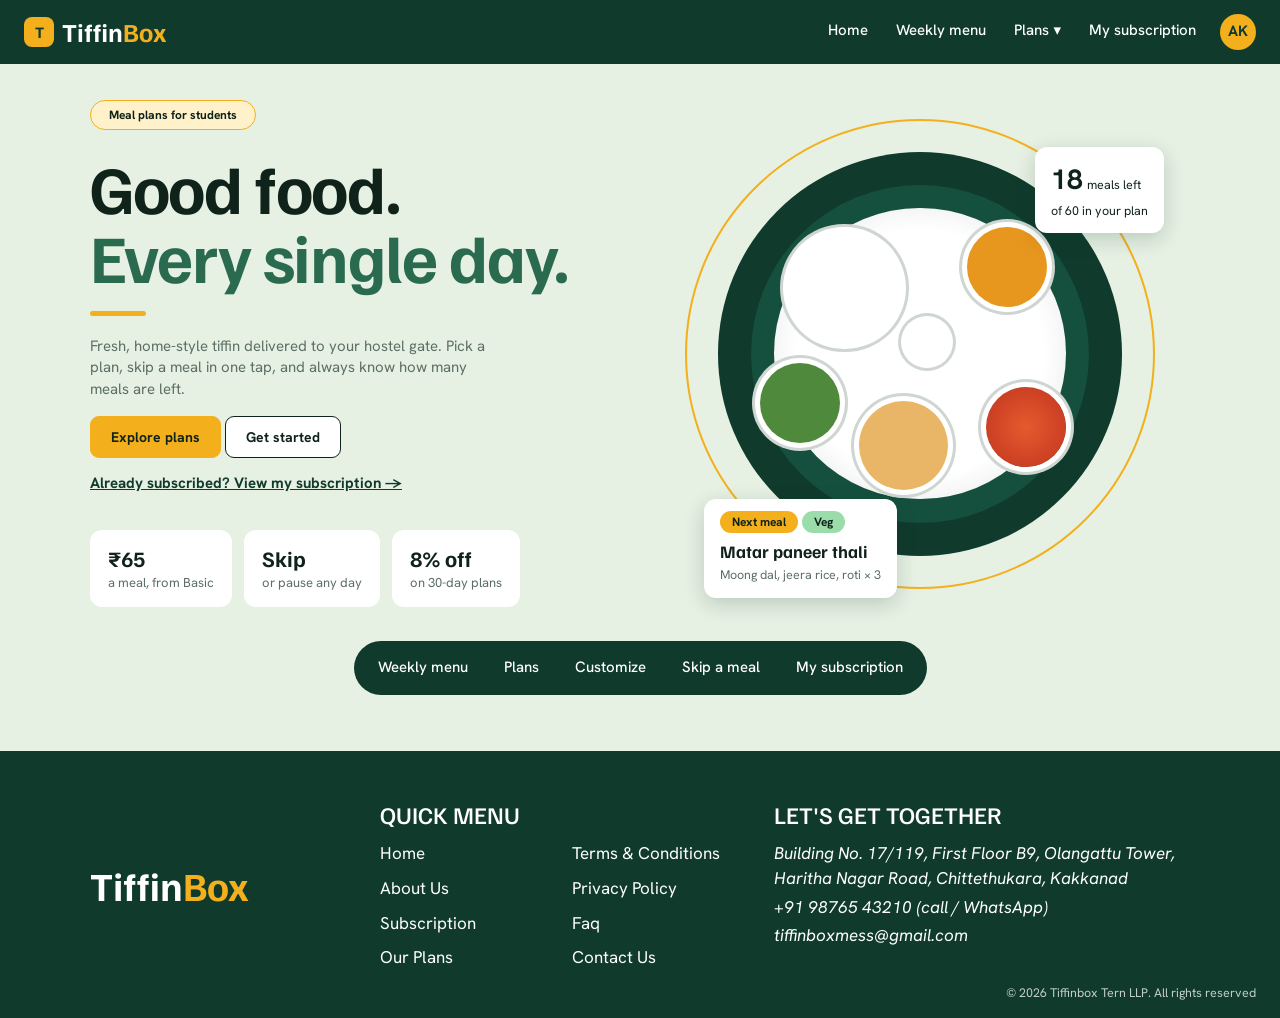
<file: index.html>
<!doctype html>
<html lang="en">
  <head>
    <meta charset="utf-8" />
    <meta name="viewport" content="width=device-width,initial-scale=1" />
    <title>TiffinBox</title>
    <link
      href="https://fonts.googleapis.com/css2?family=Familjen+Grotesk:wght@500;700&family=Hanken+Grotesk:wght@400;500;700&display=swap"
      rel="stylesheet"
    />
    <link rel="stylesheet" href="css/base.css" />
    <link rel="stylesheet" href="css/landing.css" />
  </head>
  <body>
    <nav>
      <a class="logo" href="index.html"
        ><i>T</i><span>Tiffin<b>Box</b></span></a
      >
      <div class="links">
        <a href="home.html" class="">Home</a
        ><a href="menu.html" class="">Weekly menu</a>
        <div class="dd">
          <a href="plans.html" class="">Plans ▾</a>
          <div>
            <a href="customize.html">Basic</a
            ><a href="customize.html">Standard</a
            ><a href="customize.html">Premium</a>
          </div>
        </div>
        <a href="subscription.html" class="">My subscription</a>
      </div>
      <a class="av" href="auth.html" title="Account">AK</a>
    </nav>
    <main>
      <div class="w hero">
        <div>
          <span
            class="chip"
            style="
              background: #fff1c9;
              border: 1px solid var(--y);
              padding: 6px 18px;
            "
            >Meal plans for students</span
          >
          <h1 style="margin-top: 22px">
            Good food.<span>Every single day.</span>
          </h1>
          <div class="ul"></div>
          <p style="color: var(--mut); max-width: 400px">
            Fresh, home-style tiffin delivered to your hostel gate. Pick a plan,
            skip a meal in one tap, and always know how many meals are left.
          </p>
          <a class="btn y" href="plans.html">Explore plans</a>
          <a class="btn" href="auth.html">Get started</a>
          <p>
            <a
              href="subscription.html"
              style="font-weight: 700; color: var(--g)"
              >Already subscribed? View my subscription →</a
            >
          </p>
          <div>
            <span class="stat"><b>₹65</b><span>a meal, from Basic</span></span
            ><span class="stat"><b>Skip</b><span>or pause any day</span></span
            ><span class="stat"><b>8% off</b><span>on 30-day plans</span></span>
          </div>
        </div>
        <div class="pl">
          <div class="r"></div>
          <div class="r1"></div>
          <div class="r2"></div>
          <div class="r3"></div>
          <span
            class="bw"
            role="img"
            aria-label="Steamed jeera rice"
            style="
              background: rgb(255, 255, 255);
              left: 22%;
              top: 24%;
              width: 24%;
              height: 24%;
            "
          ></span
          ><span
            class="bw"
            role="img"
            aria-label="Matar paneer thali"
            style="
              background: rgb(231, 150, 30);
              left: 60%;
              top: 23%;
              width: 17%;
              height: 17%;
            "
          ></span
          ><span
            class="bw"
            role="img"
            aria-label="Paneer tikka masala"
            style="
              background: radial-gradient(rgb(230, 90, 46), rgb(192, 52, 31));
              left: 64%;
              top: 57%;
              width: 17%;
              height: 17%;
            "
          ></span
          ><span
            class="bw"
            role="img"
            aria-label="Roti"
            style="
              background: rgb(233, 181, 103);
              left: 37%;
              top: 60%;
              width: 19%;
              height: 19%;
            "
          ></span
          ><span
            class="bw"
            role="img"
            aria-label="Palak dal"
            style="
              background: rgb(79, 138, 60);
              left: 16%;
              top: 52%;
              width: 17%;
              height: 17%;
            "
          ></span
          ><span
            class="bw"
            role="img"
            aria-label="Raita"
            style="
              background: rgb(255, 255, 255);
              left: 47%;
              top: 43%;
              width: 9%;
              height: 9%;
            "
          ></span>
          <div class="fc" style="right: -2%; top: 6%">
            <b style="font-size: 28px">18</b>
            <small>meals left<br />of 60 in your plan</small>
          </div>
          <div class="fc" style="left: 4%; bottom: -2%">
            <span class="chip">Next meal</span> <span class="chip v">Veg</span>
            <h3 style="margin-top: 6px">Matar paneer thali</h3>
            <small style="color: var(--mut)"
              >Moong dal, jeera rice, roti × 3</small
            >
          </div>
        </div>
      </div>
      <div class="pill">
        <a href="menu.html">Weekly menu</a><a href="plans.html">Plans</a
        ><a href="customize.html">Customize</a
        ><a href="skip.html">Skip a meal</a
        ><a href="subscription.html">My subscription</a>
      </div>
    </main>
    <footer>
      <div class="w">
        <div class="logo" style="font-size: 40px">
          <span>Tiffin<b>Box</b></span>
        </div>
        <div>
          <h4>Quick menu</h4>
          <div class="lk">
            <a href="home.html">Home</a
            ><a href="plans.html">Terms &amp; Conditions</a
            ><a href="index.html">About Us</a
            ><a href="plans.html">Privacy Policy</a
            ><a href="subscription.html">Subscription</a
            ><a href="menu.html">Faq</a><a href="plans.html">Our Plans</a
            ><a href="auth.html">Contact Us</a>
          </div>
        </div>
        <div>
          <h4>Let's get together</h4>
          <p>
            Building No. 17/119, First Floor B9, Olangattu Tower, Haritha Nagar
            Road, Chittethukara, Kakkanad
          </p>
          <p>+91 98765 43210 (call / WhatsApp)</p>
          <p>tiffinboxmess@gmail.com</p>
        </div>
      </div>
      <small>© 2026 Tiffinbox Tern LLP. All rights reserved</small>
    </footer>
  </body>
</html>
</file>
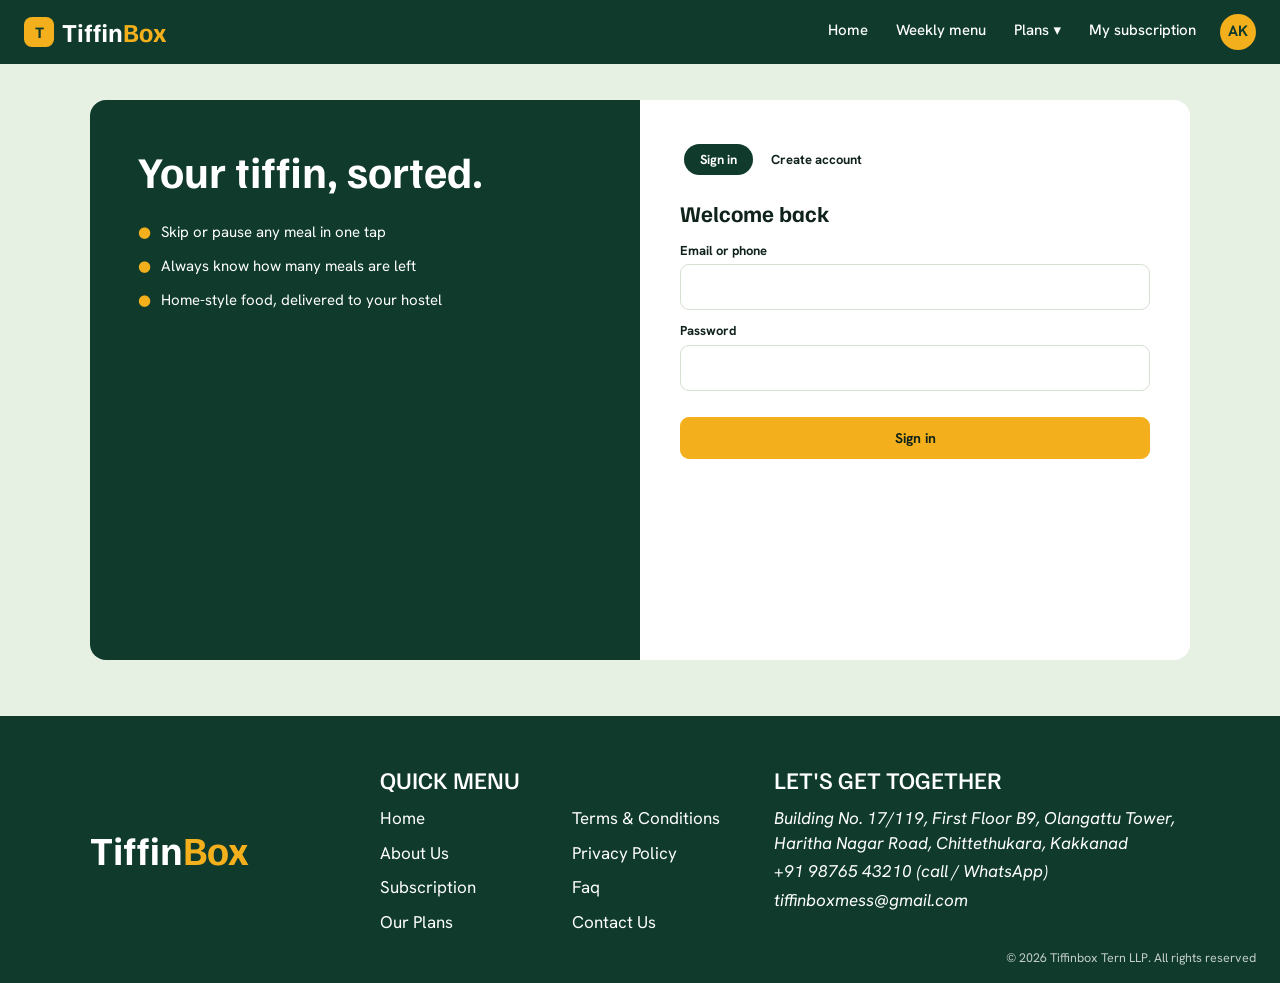
<file: auth.html>
<!doctype html>
<html lang="en">
  <head>
    <meta charset="utf-8" />
    <meta name="viewport" content="width=device-width,initial-scale=1" />
    <title>Sign in · TiffinBox</title>
    <link
      href="https://fonts.googleapis.com/css2?family=Familjen+Grotesk:wght@500;700&family=Hanken+Grotesk:wght@400;500;700&display=swap"
      rel="stylesheet"
    />
    <link rel="stylesheet" href="css/base.css" />
    <link rel="stylesheet" href="css/auth.css" />
  </head>
  <body>
    <nav>
      <a class="logo" href="index.html"
        ><i>T</i><span>Tiffin<b>Box</b></span></a
      >
      <div class="links">
        <a href="home.html" class="">Home</a
        ><a href="menu.html" class="">Weekly menu</a>
        <div class="dd">
          <a href="plans.html" class="">Plans ▾</a>
          <div>
            <a href="customize.html">Basic</a
            ><a href="customize.html">Standard</a
            ><a href="customize.html">Premium</a>
          </div>
        </div>
        <a href="subscription.html" class="">My subscription</a>
      </div>
      <a class="av" href="auth.html" title="Account">AK</a>
    </nav>
    <main>
      <div class="w">
        <div class="auth">
          <div>
            <h1>Your tiffin, sorted.</h1>
            <ul style="padding: 0; margin-top: 28px">
              <li>Skip or pause any meal in one tap</li>
              <li>Always know how many meals are left</li>
              <li>Home-style food, delivered to your hostel</li>
            </ul>
          </div>
          <div>
            <form action="home.html">
              <div class="tg">
                <a class="on" href="auth.html">Sign in</a
                ><a class="" href="signup.html">Create account</a>
              </div>
              <h2>Welcome back</h2>
              <label class="f" for="ae">Email or phone</label
              ><input
                class="t"
                id="ae"
                autocomplete="username"
                required=""
              /><label class="f" for="ap">Password</label
              ><input
                class="t"
                id="ap"
                type="password"
                autocomplete="current-password"
                required=""
                minlength="6"
              />
              <div class="err" id="e_a"></div>
              <button class="btn y w100" type="submit">Sign in</button>
            </form>
          </div>
        </div>
      </div>
    </main>
    <footer>
      <div class="w">
        <div class="logo" style="font-size: 40px">
          <span>Tiffin<b>Box</b></span>
        </div>
        <div>
          <h4>Quick menu</h4>
          <div class="lk">
            <a href="home.html">Home</a
            ><a href="plans.html">Terms &amp; Conditions</a
            ><a href="index.html">About Us</a
            ><a href="plans.html">Privacy Policy</a
            ><a href="subscription.html">Subscription</a
            ><a href="menu.html">Faq</a><a href="plans.html">Our Plans</a
            ><a href="auth.html">Contact Us</a>
          </div>
        </div>
        <div>
          <h4>Let's get together</h4>
          <p>
            Building No. 17/119, First Floor B9, Olangattu Tower, Haritha Nagar
            Road, Chittethukara, Kakkanad
          </p>
          <p>+91 98765 43210 (call / WhatsApp)</p>
          <p>tiffinboxmess@gmail.com</p>
        </div>
      </div>
      <small>© 2026 Tiffinbox Tern LLP. All rights reserved</small>
    </footer>
  </body>
</html>
</file>
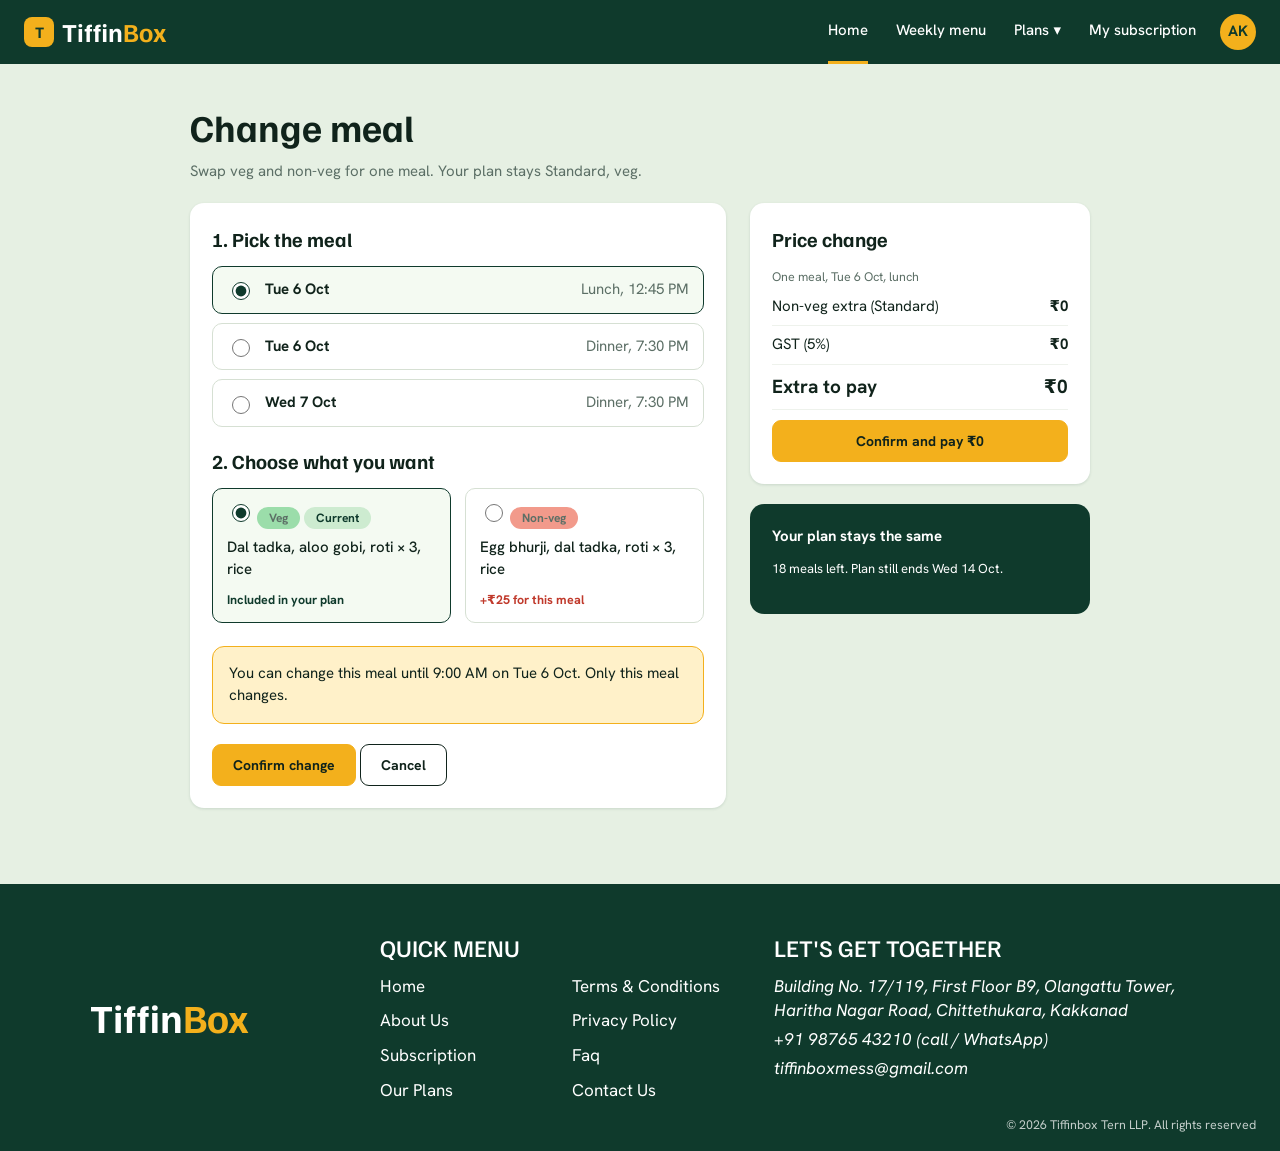
<file: change.html>
<!doctype html>
<html lang="en">
  <head>
    <meta charset="utf-8" />
    <meta name="viewport" content="width=device-width,initial-scale=1" />
    <title>Change meal · TiffinBox</title>
    <link
      href="https://fonts.googleapis.com/css2?family=Familjen+Grotesk:wght@500;700&family=Hanken+Grotesk:wght@400;500;700&display=swap"
      rel="stylesheet"
    />
    <link rel="stylesheet" href="css/base.css" />
  </head>
  <body>
    <nav>
      <a class="logo" href="index.html"
        ><i>T</i><span>Tiffin<b>Box</b></span></a
      >
      <div class="links">
        <a href="home.html" class="on">Home</a
        ><a href="menu.html" class="">Weekly menu</a>
        <div class="dd">
          <a href="plans.html" class="">Plans ▾</a>
          <div>
            <a href="customize.html">Basic</a
            ><a href="customize.html">Standard</a
            ><a href="customize.html">Premium</a>
          </div>
        </div>
        <a href="subscription.html" class="">My subscription</a>
      </div>
      <a class="av" href="auth.html" title="Account">AK</a>
    </nav>
    <main>
      <div class="w n" style="max-width: 900px">
        <h1 style="font-size: 38px">Change meal</h1>
        <p class="sub">
          Swap veg and non-veg for one meal. Your plan stays Standard, veg.
        </p>
        <div class="g2">
          <div class="card">
            <h3>1. Pick the meal</h3>
            <label class="opt"
              ><input type="radio" name="pk" value="6L" checked="" /><b
                >Tue 6 Oct</b
              ><span>Lunch, 12:45 PM</span></label
            ><label class="opt"
              ><input type="radio" name="pk" value="6D" /><b>Tue 6 Oct</b
              ><span>Dinner, 7:30 PM</span></label
            ><label class="opt"
              ><input type="radio" name="pk" value="7D" /><b>Wed 7 Oct</b
              ><span>Dinner, 7:30 PM</span></label
            >
            <h3 style="margin-top: 20px">2. Choose what you want</h3>
            <div class="f2">
              <label
                class="opt"
                style="
                  display: block;
                  border-color: var(--g);
                  background: #f4faf2;
                "
                ><input type="radio" name="ch" value="false" checked="" />
                <span class="chip v">Veg</span>
                <span class="chip ok">Current</span>
                <p style="margin: 8px 0; font-weight: 500">
                  Dal tadka, aloo gobi, roti × 3, rice
                </p>
                <small style="font-weight: 700; color: var(--g)"
                  >Included in your plan</small
                ></label
              ><label class="opt" style="display: block"
                ><input type="radio" name="ch" value="true" />
                <span class="chip nv">Non-veg</span>
                <p style="margin: 8px 0; font-weight: 500">
                  Egg bhurji, dal tadka, roti × 3, rice
                </p>
                <small style="font-weight: 700; color: #c0392b"
                  >+₹25 for this meal</small
                ></label
              >
            </div>
            <div class="warn" style="margin-top: 14px">
              You can change this meal until 9:00 AM on Tue 6 Oct. Only this
              meal changes.
            </div>
            <a class="btn y" href="home.html">Confirm change</a>
            <a class="btn" href="home.html">Cancel</a>
          </div>
          <div>
            <div class="card">
              <h3>Price change</h3>
              <small style="color: var(--mut)"
                >One meal, Tue 6 Oct, lunch</small
              >
              <div class="row">
                <span>Non-veg extra (Standard)</span><b>₹0</b>
              </div>
              <div class="row"><span>GST (5%)</span><b>₹0</b></div>
              <div class="row" style="font-size: 19px">
                <b>Extra to pay</b><b>₹0</b>
              </div>
              <a class="btn y w100" href="home.html">Confirm and pay ₹0</a>
            </div>
            <div class="dark">
              <b>Your plan stays the same</b>
              <p style="font-size: 13px">
                18 meals left. Plan still ends Wed 14 Oct.
              </p>
            </div>
          </div>
        </div>
      </div>
    </main>
    <footer>
      <div class="w">
        <div class="logo" style="font-size: 40px">
          <span>Tiffin<b>Box</b></span>
        </div>
        <div>
          <h4>Quick menu</h4>
          <div class="lk">
            <a href="home.html">Home</a
            ><a href="plans.html">Terms &amp; Conditions</a
            ><a href="index.html">About Us</a
            ><a href="plans.html">Privacy Policy</a
            ><a href="subscription.html">Subscription</a
            ><a href="menu.html">Faq</a><a href="plans.html">Our Plans</a
            ><a href="auth.html">Contact Us</a>
          </div>
        </div>
        <div>
          <h4>Let's get together</h4>
          <p>
            Building No. 17/119, First Floor B9, Olangattu Tower, Haritha Nagar
            Road, Chittethukara, Kakkanad
          </p>
          <p>+91 98765 43210 (call / WhatsApp)</p>
          <p>tiffinboxmess@gmail.com</p>
        </div>
      </div>
      <small>© 2026 Tiffinbox Tern LLP. All rights reserved</small>
    </footer>
  </body>
</html>
</file>
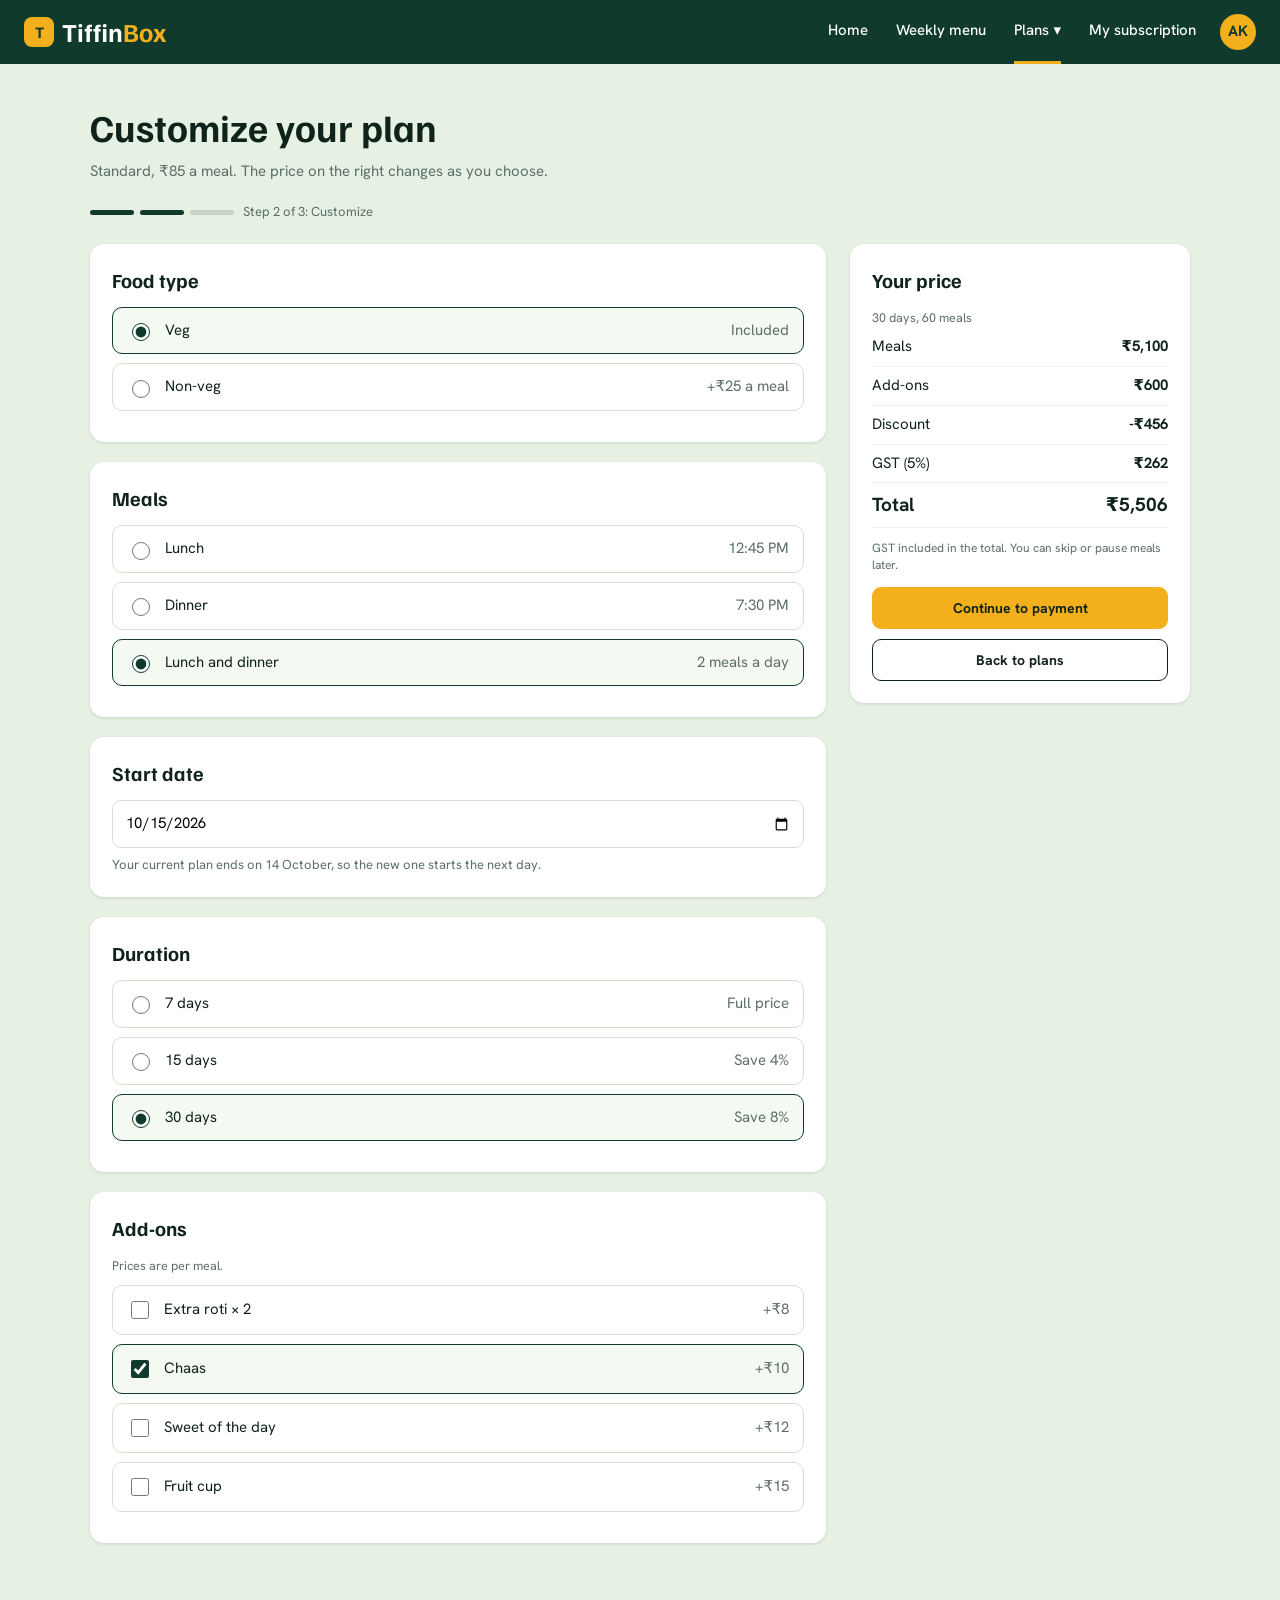
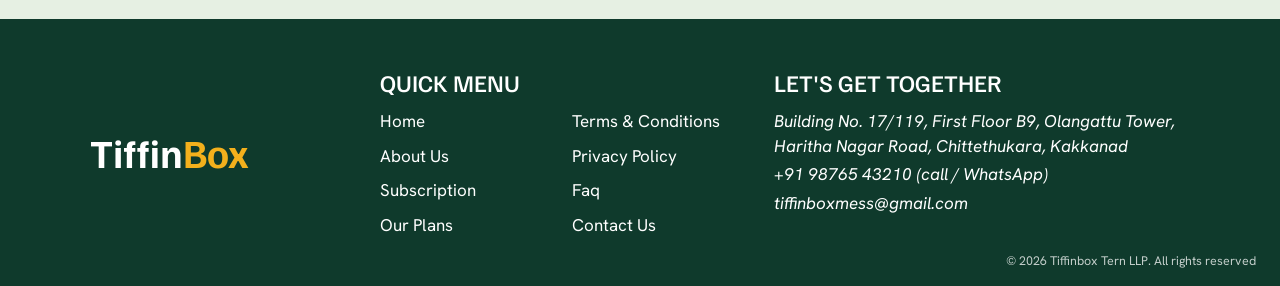
<file: customize.html>
<!doctype html>
<html lang="en">
  <head>
    <meta charset="utf-8" />
    <meta name="viewport" content="width=device-width,initial-scale=1" />
    <title>Customize your plan · TiffinBox</title>
    <link
      href="https://fonts.googleapis.com/css2?family=Familjen+Grotesk:wght@500;700&family=Hanken+Grotesk:wght@400;500;700&display=swap"
      rel="stylesheet"
    />
    <link rel="stylesheet" href="css/base.css" />
  </head>
  <body>
    <nav>
      <a class="logo" href="index.html"
        ><i>T</i><span>Tiffin<b>Box</b></span></a
      >
      <div class="links">
        <a href="home.html" class="">Home</a
        ><a href="menu.html" class="">Weekly menu</a>
        <div class="dd">
          <a href="plans.html" class="on">Plans ▾</a>
          <div>
            <a href="customize.html">Basic</a
            ><a href="customize.html">Standard</a
            ><a href="customize.html">Premium</a>
          </div>
        </div>
        <a href="subscription.html" class="">My subscription</a>
      </div>
      <a class="av" href="auth.html" title="Account">AK</a>
    </nav>
    <main>
      <div class="w">
        <h1 style="font-size: 38px">Customize your plan</h1>
        <p class="sub">
          Standard, ₹85 a meal. The price on the right changes as you choose.
        </p>
        <div class="steps">
          <i class="f"></i><i class="f"></i><i class=""></i>&nbsp;Step 2 of 3:
          Customize
        </div>
        <div class="g2">
          <div>
            <div class="card">
              <h3>Food type</h3>
              <label class="opt"
                ><input type="radio" name="food" checked="" value="v" />Veg<span
                  >Included</span
                ></label
              ><label class="opt"
                ><input type="radio" name="food" value="nv" />Non-veg<span
                  >+₹25 a meal</span
                ></label
              >
            </div>
            <div class="card">
              <h3>Meals</h3>
              <label class="opt"
                ><input type="radio" name="meals" value="lunch" />Lunch<span
                  >12:45 PM</span
                ></label
              ><label class="opt"
                ><input type="radio" name="meals" value="dinner" />Dinner<span
                  >7:30 PM</span
                ></label
              ><label class="opt"
                ><input
                  type="radio"
                  name="meals"
                  checked=""
                  value="both"
                />Lunch and dinner<span>2 meals a day</span></label
              >
            </div>
            <div class="card">
              <h3>Start date</h3>
              <input
                class="t"
                type="date"
                min="2026-10-15"
                value="2026-10-15"
                aria-label="Start date"
              />
              <p class="sub" style="font-size: 13px; margin: 8px 0 0">
                Your current plan ends on 14 October, so the new one starts the
                next day.
              </p>
            </div>
            <div class="card">
              <h3>Duration</h3>
              <label class="opt"
                ><input type="radio" name="days" value="7" />7 days<span
                  >Full price</span
                ></label
              ><label class="opt"
                ><input type="radio" name="days" value="15" />15 days<span
                  >Save 4%</span
                ></label
              ><label class="opt"
                ><input type="radio" name="days" checked="" value="30" />30
                days<span>Save 8%</span></label
              >
            </div>
            <div class="card">
              <h3>Add-ons</h3>
              <small style="color: var(--mut)">Prices are per meal.</small>
              <div style="height: 8px"></div>
              <label class="opt"
                ><input type="checkbox" value="roti" />Extra roti × 2<span
                  >+₹8</span
                ></label
              ><label class="opt"
                ><input type="checkbox" value="chaas" checked="" />Chaas<span
                  >+₹10</span
                ></label
              ><label class="opt"
                ><input type="checkbox" value="sweet" />Sweet of the day<span
                  >+₹12</span
                ></label
              ><label class="opt"
                ><input type="checkbox" value="fruit" />Fruit cup<span
                  >+₹15</span
                ></label
              >
            </div>
          </div>
          <div>
            <div class="card">
              <h3>Your price</h3>
              <small style="color: var(--mut)">30 days, 60 meals</small>
              <div class="row"><span>Meals</span><b>₹5,100</b></div>
              <div class="row"><span>Add-ons</span><b>₹600</b></div>
              <div class="row"><span>Discount</span><b>-₹456</b></div>
              <div class="row"><span>GST (5%)</span><b>₹262</b></div>
              <div class="row" style="font-size: 19px">
                <b>Total</b><b>₹5,506</b>
              </div>
              <p style="font-size: 12px; color: var(--mut)">
                GST included in the total. You can skip or pause meals later.
              </p>
              <a class="btn y w100" href="pay.html">Continue to payment</a
              ><a class="btn w100" href="plans.html">Back to plans</a>
            </div>
          </div>
        </div>
      </div>
    </main>
    <footer>
      <div class="w">
        <div class="logo" style="font-size: 40px">
          <span>Tiffin<b>Box</b></span>
        </div>
        <div>
          <h4>Quick menu</h4>
          <div class="lk">
            <a href="home.html">Home</a
            ><a href="plans.html">Terms &amp; Conditions</a
            ><a href="index.html">About Us</a
            ><a href="plans.html">Privacy Policy</a
            ><a href="subscription.html">Subscription</a
            ><a href="menu.html">Faq</a><a href="plans.html">Our Plans</a
            ><a href="auth.html">Contact Us</a>
          </div>
        </div>
        <div>
          <h4>Let's get together</h4>
          <p>
            Building No. 17/119, First Floor B9, Olangattu Tower, Haritha Nagar
            Road, Chittethukara, Kakkanad
          </p>
          <p>+91 98765 43210 (call / WhatsApp)</p>
          <p>tiffinboxmess@gmail.com</p>
        </div>
      </div>
      <small>© 2026 Tiffinbox Tern LLP. All rights reserved</small>
    </footer>
  </body>
</html>
</file>
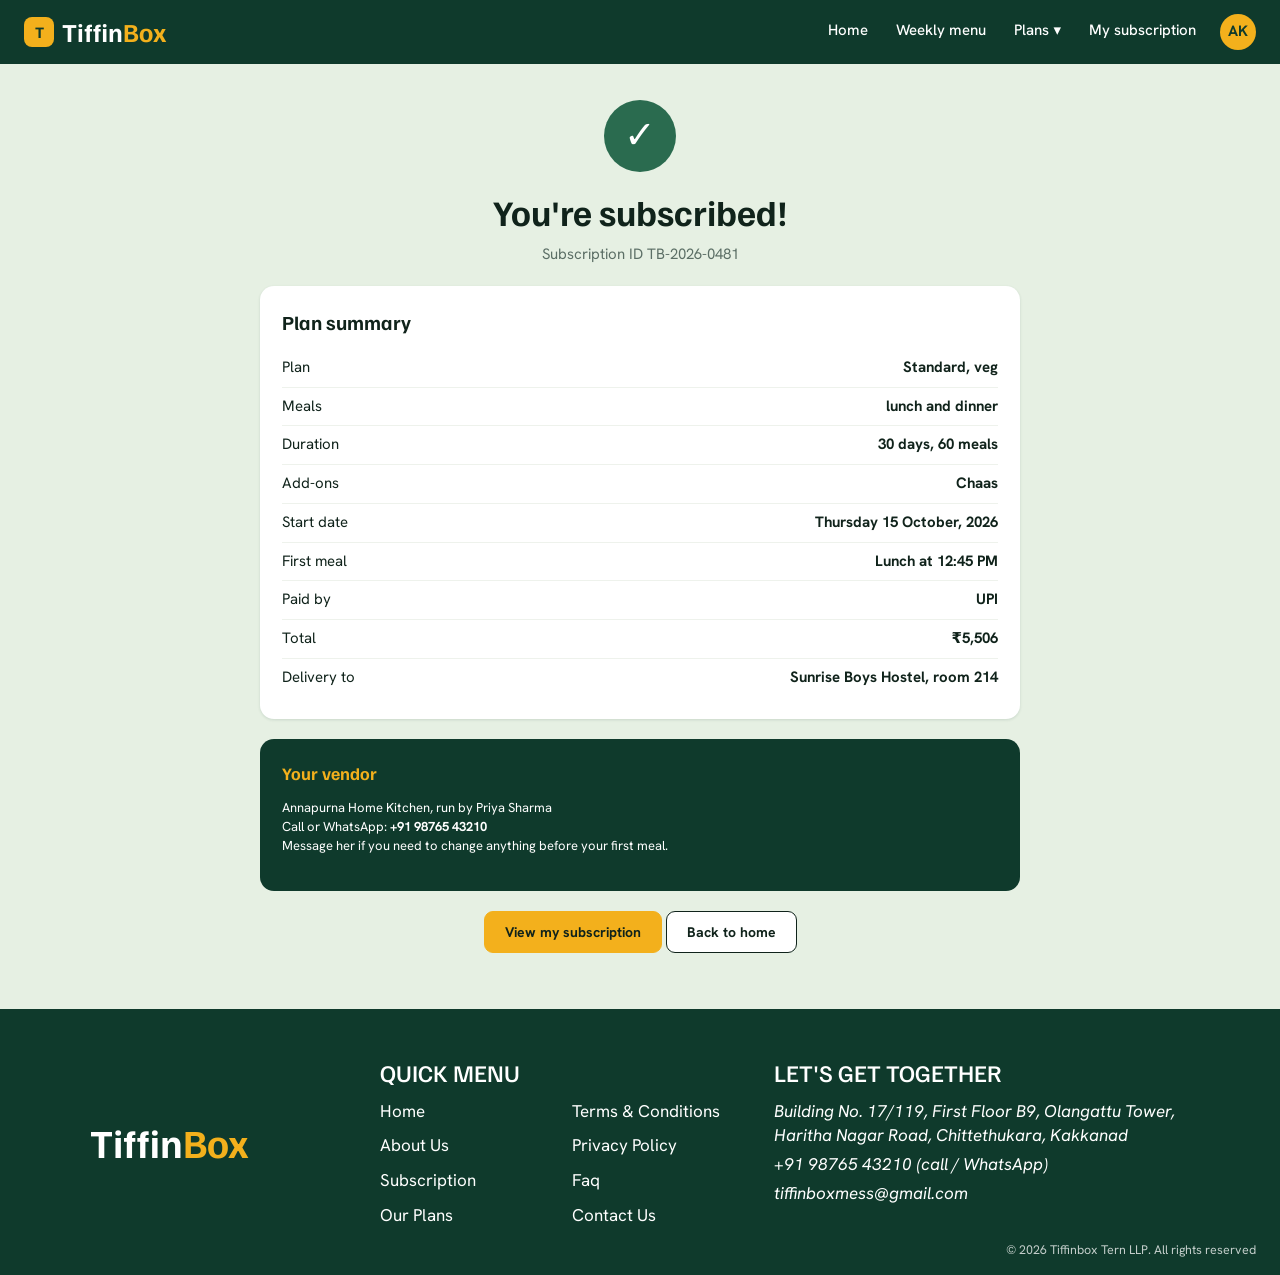
<file: done.html>
<!doctype html>
<html lang="en">
  <head>
    <meta charset="utf-8" />
    <meta name="viewport" content="width=device-width,initial-scale=1" />
    <title>You're subscribed · TiffinBox</title>
    <link
      href="https://fonts.googleapis.com/css2?family=Familjen+Grotesk:wght@500;700&family=Hanken+Grotesk:wght@400;500;700&display=swap"
      rel="stylesheet"
    />
    <link rel="stylesheet" href="css/base.css" />
    <link rel="stylesheet" href="css/done.css" />
  </head>
  <body>
    <nav>
      <a class="logo" href="index.html"
        ><i>T</i><span>Tiffin<b>Box</b></span></a
      >
      <div class="links">
        <a href="home.html" class="">Home</a
        ><a href="menu.html" class="">Weekly menu</a>
        <div class="dd">
          <a href="plans.html" class="">Plans ▾</a>
          <div>
            <a href="customize.html">Basic</a
            ><a href="customize.html">Standard</a
            ><a href="customize.html">Premium</a>
          </div>
        </div>
        <a href="subscription.html" class="">My subscription</a>
      </div>
      <a class="av" href="auth.html" title="Account">AK</a>
    </nav>
    <main>
      <div class="w n">
        <div style="text-align: center">
          <div class="tick">✓</div>
          <h1 style="font-size: 36px">You're subscribed!</h1>
          <p class="sub">Subscription ID TB-2026-0481</p>
        </div>
        <div class="card">
          <h3>Plan summary</h3>
          <div class="row"><span>Plan</span><b>Standard, veg</b></div>
          <div class="row"><span>Meals</span><b>lunch and dinner</b></div>
          <div class="row"><span>Duration</span><b>30 days, 60 meals</b></div>
          <div class="row"><span>Add-ons</span><b>Chaas</b></div>
          <div class="row">
            <span>Start date</span><b>Thursday 15 October, 2026</b>
          </div>
          <div class="row"><span>First meal</span><b>Lunch at 12:45 PM</b></div>
          <div class="row"><span>Paid by</span><b>UPI</b></div>
          <div class="row"><span>Total</span><b>₹5,506</b></div>
          <div class="row">
            <span>Delivery to</span><b>Sunrise Boys Hostel, room 214</b>
          </div>
        </div>
        <div class="dark">
          <h3 style="color: var(--y)">Your vendor</h3>
          <p style="font-size: 13px">
            Annapurna Home Kitchen, run by Priya Sharma<br />Call or WhatsApp:
            <b>+91 98765 43210</b><br />Message her if you need to change
            anything before your first meal.
          </p>
        </div>
        <div style="text-align: center">
          <a class="btn y" href="subscription.html">View my subscription</a>
          <a class="btn" href="home.html">Back to home</a>
        </div>
      </div>
    </main>
    <footer>
      <div class="w">
        <div class="logo" style="font-size: 40px">
          <span>Tiffin<b>Box</b></span>
        </div>
        <div>
          <h4>Quick menu</h4>
          <div class="lk">
            <a href="home.html">Home</a
            ><a href="plans.html">Terms &amp; Conditions</a
            ><a href="index.html">About Us</a
            ><a href="plans.html">Privacy Policy</a
            ><a href="subscription.html">Subscription</a
            ><a href="menu.html">Faq</a><a href="plans.html">Our Plans</a
            ><a href="auth.html">Contact Us</a>
          </div>
        </div>
        <div>
          <h4>Let's get together</h4>
          <p>
            Building No. 17/119, First Floor B9, Olangattu Tower, Haritha Nagar
            Road, Chittethukara, Kakkanad
          </p>
          <p>+91 98765 43210 (call / WhatsApp)</p>
          <p>tiffinboxmess@gmail.com</p>
        </div>
      </div>
      <small>© 2026 Tiffinbox Tern LLP. All rights reserved</small>
    </footer>
  </body>
</html>
</file>
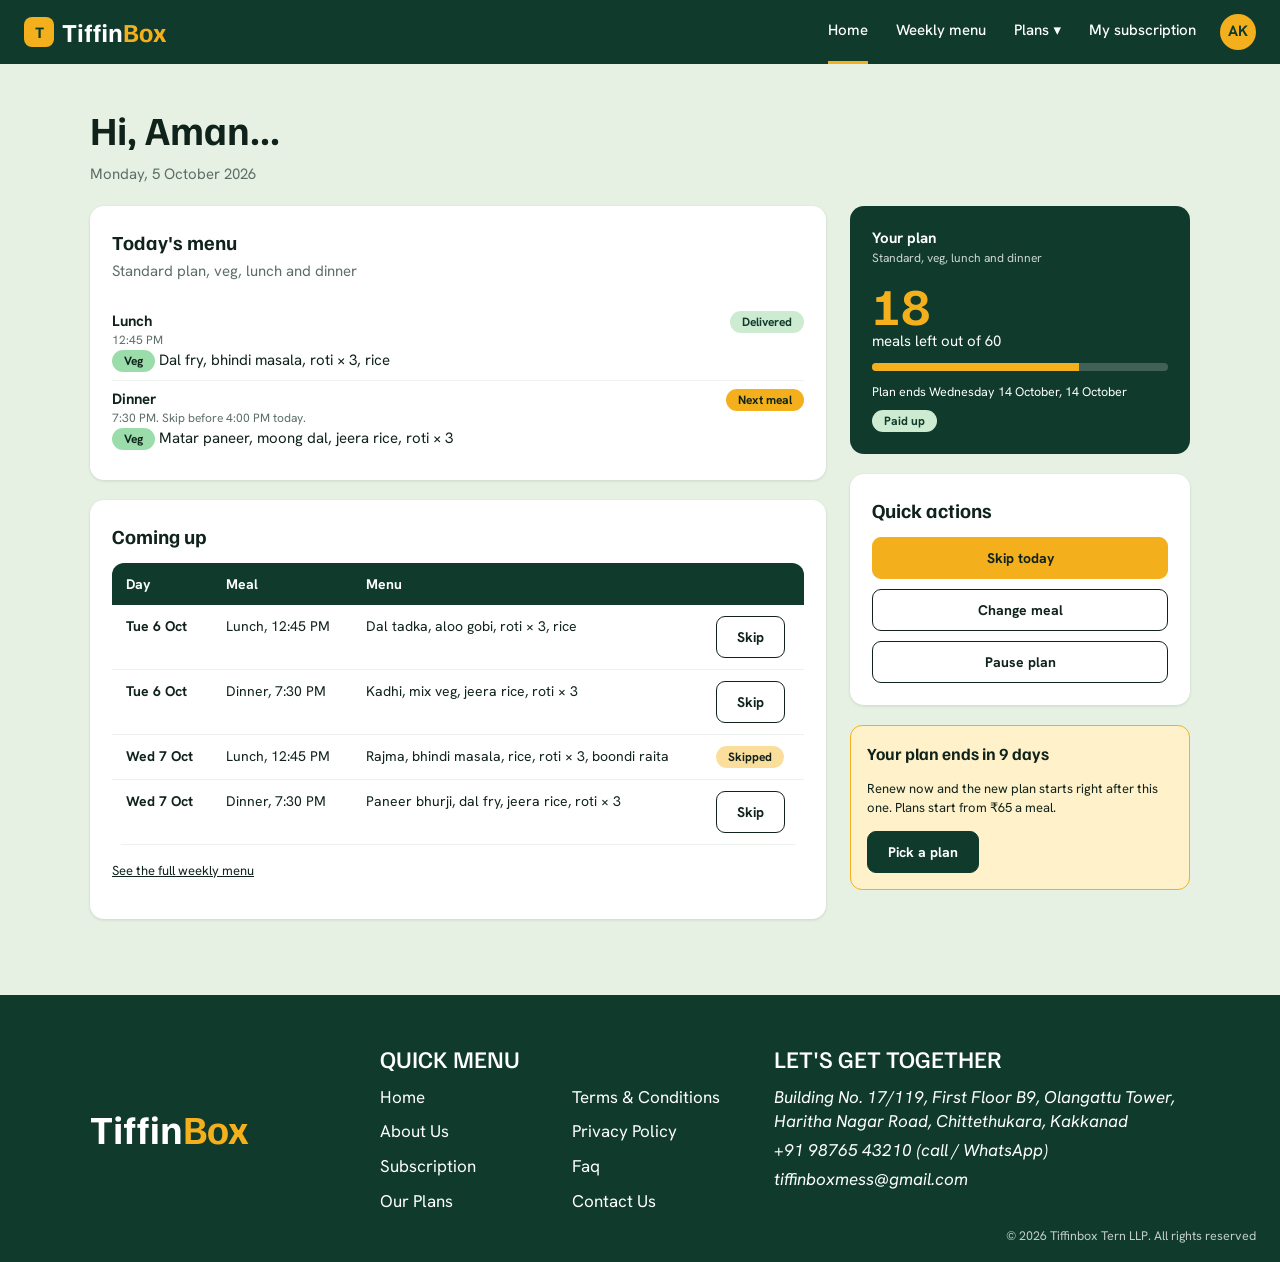
<file: home.html>
<!doctype html>
<html lang="en">
  <head>
    <meta charset="utf-8" />
    <meta name="viewport" content="width=device-width,initial-scale=1" />
    <title>Home · TiffinBox</title>
    <link
      href="https://fonts.googleapis.com/css2?family=Familjen+Grotesk:wght@500;700&family=Hanken+Grotesk:wght@400;500;700&display=swap"
      rel="stylesheet"
    />
    <link rel="stylesheet" href="css/base.css" />
  </head>
  <body>
    <nav>
      <a class="logo" href="index.html"
        ><i>T</i><span>Tiffin<b>Box</b></span></a
      >
      <div class="links">
        <a href="home.html" class="on">Home</a
        ><a href="menu.html" class="">Weekly menu</a>
        <div class="dd">
          <a href="plans.html" class="">Plans ▾</a>
          <div>
            <a href="customize.html">Basic</a
            ><a href="customize.html">Standard</a
            ><a href="customize.html">Premium</a>
          </div>
        </div>
        <a href="subscription.html" class="">My subscription</a>
      </div>
      <a class="av" href="auth.html" title="Account">AK</a>
    </nav>
    <main>
      <div class="w">
        <h1 style="font-size: 40px">Hi, Aman...</h1>
        <p class="sub">Monday, 5 October 2026</p>
        <div class="g2">
          <div>
            <div class="card">
              <h3>Today's menu</h3>
              <p class="sub" style="margin-top: -8px">
                Standard plan, veg, lunch and dinner
              </p>
              <div class="row" style="display: block">
                <b>Lunch</b>
                <span class="chip ok" style="float: right">Delivered</span>
                <div style="color: var(--mut); font-size: 12px">12:45 PM</div>
                <span class="chip v">Veg</span> Dal fry, bhindi masala, roti ×
                3, rice
              </div>
              <div class="row" style="display: block">
                <b>Dinner</b>
                <span class="chip" style="float: right">Next meal</span>
                <div style="color: var(--mut); font-size: 12px">
                  7:30 PM. Skip before 4:00 PM today.
                </div>
                <span class="chip v">Veg</span> Matar paneer, moong dal, jeera
                rice, roti × 3
              </div>
            </div>
            <div class="card">
              <h3>Coming up</h3>
              <div class="tw">
                <table>
                  <tbody>
                    <tr>
                      <th>Day</th>
                      <th>Meal</th>
                      <th>Menu</th>
                      <th></th>
                    </tr>
                    <tr>
                      <td><b>Tue 6 Oct</b></td>
                      <td>Lunch, 12:45 PM</td>
                      <td>Dal tadka, aloo gobi, roti × 3, rice</td>
                      <td><a class="btn" href="home.html">Skip</a></td>
                    </tr>
                    <tr>
                      <td><b>Tue 6 Oct</b></td>
                      <td>Dinner, 7:30 PM</td>
                      <td>Kadhi, mix veg, jeera rice, roti × 3</td>
                      <td><a class="btn" href="home.html">Skip</a></td>
                    </tr>
                    <tr>
                      <td><b>Wed 7 Oct</b></td>
                      <td>Lunch, 12:45 PM</td>
                      <td>
                        Rajma, bhindi masala, rice, roti × 3, boondi raita
                      </td>
                      <td><span class="chip sk">Skipped</span></td>
                    </tr>
                    <tr>
                      <td><b>Wed 7 Oct</b></td>
                      <td>Dinner, 7:30 PM</td>
                      <td>Paneer bhurji, dal fry, jeera rice, roti × 3</td>
                      <td><a class="btn" href="home.html">Skip</a></td>
                    </tr>
                  </tbody>
                </table>
              </div>
              <p>
                <a href="menu.html" style="font-size: 13px"
                  >See the full weekly menu</a
                >
              </p>
            </div>
          </div>
          <div>
            <div class="dark">
              <b>Your plan</b>
              <div style="font-size: 12px; opacity: 0.8">
                Standard, veg, lunch and dinner
              </div>
              <div class="big" style="margin-top: 12px">18</div>
              meals left out of 60
              <div class="bar"><i style="width: 70%"></i></div>
              <small>Plan ends Wednesday 14 October, 14 October</small
              ><br /><span class="chip ok" style="margin-top: 8px"
                >Paid up</span
              >
            </div>
            <div class="card">
              <h3>Quick actions</h3>
              <a class="btn y w100" href="skip.html">Skip today</a
              ><a class="btn w100" href="change.html">Change meal</a
              ><a class="btn w100" href="pause.html">Pause plan</a>
            </div>
            <div class="warn">
              <h3 style="font-size: 17px">Your plan ends in 9 days</h3>
              <p style="font-size: 13px">
                Renew now and the new plan starts right after this one. Plans
                start from ₹65 a meal.
              </p>
              <a class="btn d" href="plans.html">Pick a plan</a>
            </div>
          </div>
        </div>
      </div>
    </main>
    <footer>
      <div class="w">
        <div class="logo" style="font-size: 40px">
          <span>Tiffin<b>Box</b></span>
        </div>
        <div>
          <h4>Quick menu</h4>
          <div class="lk">
            <a href="home.html">Home</a
            ><a href="plans.html">Terms &amp; Conditions</a
            ><a href="index.html">About Us</a
            ><a href="plans.html">Privacy Policy</a
            ><a href="subscription.html">Subscription</a
            ><a href="menu.html">Faq</a><a href="plans.html">Our Plans</a
            ><a href="auth.html">Contact Us</a>
          </div>
        </div>
        <div>
          <h4>Let's get together</h4>
          <p>
            Building No. 17/119, First Floor B9, Olangattu Tower, Haritha Nagar
            Road, Chittethukara, Kakkanad
          </p>
          <p>+91 98765 43210 (call / WhatsApp)</p>
          <p>tiffinboxmess@gmail.com</p>
        </div>
      </div>
      <small>© 2026 Tiffinbox Tern LLP. All rights reserved</small>
    </footer>
  </body>
</html>
</file>
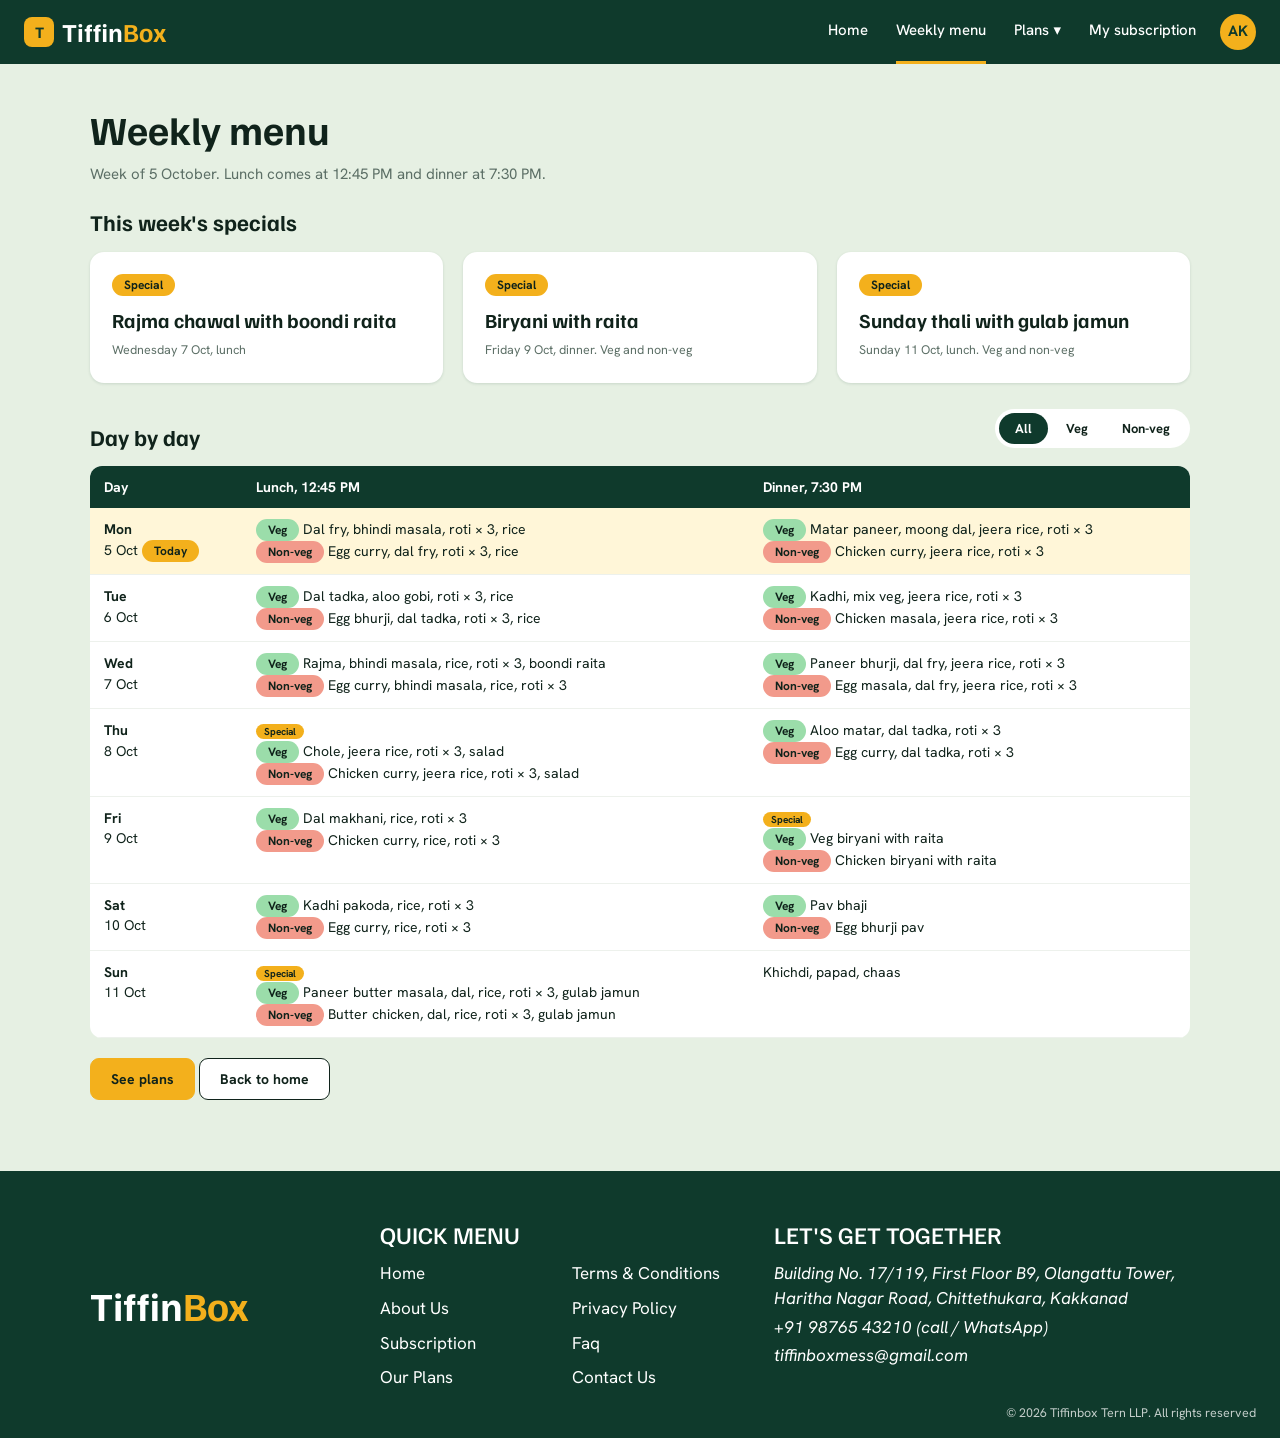
<file: menu.html>
<!doctype html>
<html lang="en">
  <head>
    <meta charset="utf-8" />
    <meta name="viewport" content="width=device-width,initial-scale=1" />
    <title>Weekly menu · TiffinBox</title>
    <link
      href="https://fonts.googleapis.com/css2?family=Familjen+Grotesk:wght@500;700&family=Hanken+Grotesk:wght@400;500;700&display=swap"
      rel="stylesheet"
    />
    <link rel="stylesheet" href="css/base.css" />
    <link rel="stylesheet" href="css/menu.css" />
  </head>
  <body>
    <nav>
      <a class="logo" href="index.html"
        ><i>T</i><span>Tiffin<b>Box</b></span></a
      >
      <div class="links">
        <a href="home.html" class="">Home</a
        ><a href="menu.html" class="on">Weekly menu</a>
        <div class="dd">
          <a href="plans.html" class="">Plans ▾</a>
          <div>
            <a href="customize.html">Basic</a
            ><a href="customize.html">Standard</a
            ><a href="customize.html">Premium</a>
          </div>
        </div>
        <a href="subscription.html" class="">My subscription</a>
      </div>
      <a class="av" href="auth.html" title="Account">AK</a>
    </nav>
    <main>
      <div class="w">
        <h1 style="font-size: 40px">Weekly menu</h1>
        <p class="sub">
          Week of 5 October. Lunch comes at 12:45 PM and dinner at 7:30 PM.
        </p>
        <h2>This week's specials</h2>
        <div class="g3" style="margin: 14px 0 26px">
          <div class="card" style="margin: 0">
            <span class="chip">Special</span>
            <h3 style="margin: 10px 0 4px">Rajma chawal with boondi raita</h3>
            <small style="color: var(--mut)">Wednesday 7 Oct, lunch</small>
          </div>
          <div class="card" style="margin: 0">
            <span class="chip">Special</span>
            <h3 style="margin: 10px 0 4px">Biryani with raita</h3>
            <small style="color: var(--mut)"
              >Friday 9 Oct, dinner. Veg and non-veg</small
            >
          </div>
          <div class="card" style="margin: 0">
            <span class="chip">Special</span>
            <h3 style="margin: 10px 0 4px">Sunday thali with gulab jamun</h3>
            <small style="color: var(--mut)"
              >Sunday 11 Oct, lunch. Veg and non-veg</small
            >
          </div>
        </div>
        <div class="mf">
          <div
            style="
              display: flex;
              justify-content: space-between;
              align-items: center;
              flex-wrap: wrap;
            "
          >
            <h2>Day by day</h2>
            <div class="tg">
              <label
                ><input type="radio" name="mf" value="a" checked="" />All</label
              ><label><input type="radio" name="mf" value="v" />Veg</label
              ><label><input type="radio" name="mf" value="n" />Non-veg</label>
            </div>
          </div>
          <div class="tw">
            <table>
              <tbody>
                <tr>
                  <th>Day</th>
                  <th>Lunch, 12:45 PM</th>
                  <th>Dinner, 7:30 PM</th>
                </tr>
                <tr style="background: #fff6d8">
                  <td><b>Mon</b><br />5 Oct <span class="chip">Today</span></td>
                  <td>
                    <div class="mv">
                      <span class="chip v">Veg</span> Dal fry, bhindi masala,
                      roti × 3, rice
                    </div>
                    <div class="mn">
                      <span class="chip nv">Non-veg</span> Egg curry, dal fry,
                      roti × 3, rice
                    </div>
                  </td>
                  <td>
                    <div class="mv">
                      <span class="chip v">Veg</span> Matar paneer, moong dal,
                      jeera rice, roti × 3
                    </div>
                    <div class="mn">
                      <span class="chip nv">Non-veg</span> Chicken curry, jeera
                      rice, roti × 3
                    </div>
                  </td>
                </tr>
                <tr style="">
                  <td><b>Tue</b><br />6 Oct</td>
                  <td>
                    <div class="mv">
                      <span class="chip v">Veg</span> Dal tadka, aloo gobi, roti
                      × 3, rice
                    </div>
                    <div class="mn">
                      <span class="chip nv">Non-veg</span> Egg bhurji, dal
                      tadka, roti × 3, rice
                    </div>
                  </td>
                  <td>
                    <div class="mv">
                      <span class="chip v">Veg</span> Kadhi, mix veg, jeera
                      rice, roti × 3
                    </div>
                    <div class="mn">
                      <span class="chip nv">Non-veg</span> Chicken masala, jeera
                      rice, roti × 3
                    </div>
                  </td>
                </tr>
                <tr style="">
                  <td><b>Wed</b><br />7 Oct</td>
                  <td>
                    <div class="mv">
                      <span class="chip v">Veg</span> Rajma, bhindi masala,
                      rice, roti × 3, boondi raita
                    </div>
                    <div class="mn">
                      <span class="chip nv">Non-veg</span> Egg curry, bhindi
                      masala, rice, roti × 3
                    </div>
                  </td>
                  <td>
                    <div class="mv">
                      <span class="chip v">Veg</span> Paneer bhurji, dal fry,
                      jeera rice, roti × 3
                    </div>
                    <div class="mn">
                      <span class="chip nv">Non-veg</span> Egg masala, dal fry,
                      jeera rice, roti × 3
                    </div>
                  </td>
                </tr>
                <tr style="">
                  <td><b>Thu</b><br />8 Oct</td>
                  <td>
                    <span class="chip" style="font-size: 10px; padding: 1px 8px"
                      >Special</span
                    >
                    <div class="mv">
                      <span class="chip v">Veg</span> Chole, jeera rice, roti ×
                      3, salad
                    </div>
                    <div class="mn">
                      <span class="chip nv">Non-veg</span> Chicken curry, jeera
                      rice, roti × 3, salad
                    </div>
                  </td>
                  <td>
                    <div class="mv">
                      <span class="chip v">Veg</span> Aloo matar, dal tadka,
                      roti × 3
                    </div>
                    <div class="mn">
                      <span class="chip nv">Non-veg</span> Egg curry, dal tadka,
                      roti × 3
                    </div>
                  </td>
                </tr>
                <tr style="">
                  <td><b>Fri</b><br />9 Oct</td>
                  <td>
                    <div class="mv">
                      <span class="chip v">Veg</span> Dal makhani, rice, roti ×
                      3
                    </div>
                    <div class="mn">
                      <span class="chip nv">Non-veg</span> Chicken curry, rice,
                      roti × 3
                    </div>
                  </td>
                  <td>
                    <span class="chip" style="font-size: 10px; padding: 1px 8px"
                      >Special</span
                    >
                    <div class="mv">
                      <span class="chip v">Veg</span> Veg biryani with raita
                    </div>
                    <div class="mn">
                      <span class="chip nv">Non-veg</span> Chicken biryani with
                      raita
                    </div>
                  </td>
                </tr>
                <tr style="">
                  <td><b>Sat</b><br />10 Oct</td>
                  <td>
                    <div class="mv">
                      <span class="chip v">Veg</span> Kadhi pakoda, rice, roti ×
                      3
                    </div>
                    <div class="mn">
                      <span class="chip nv">Non-veg</span> Egg curry, rice, roti
                      × 3
                    </div>
                  </td>
                  <td>
                    <div class="mv">
                      <span class="chip v">Veg</span> Pav bhaji
                    </div>
                    <div class="mn">
                      <span class="chip nv">Non-veg</span> Egg bhurji pav
                    </div>
                  </td>
                </tr>
                <tr style="">
                  <td><b>Sun</b><br />11 Oct</td>
                  <td>
                    <span class="chip" style="font-size: 10px; padding: 1px 8px"
                      >Special</span
                    >
                    <div class="mv">
                      <span class="chip v">Veg</span> Paneer butter masala, dal,
                      rice, roti × 3, gulab jamun
                    </div>
                    <div class="mn">
                      <span class="chip nv">Non-veg</span> Butter chicken, dal,
                      rice, roti × 3, gulab jamun
                    </div>
                  </td>
                  <td>Khichdi, papad, chaas</td>
                </tr>
              </tbody>
            </table>
          </div>
        </div>
        <p style="margin-top: 20px">
          <a class="btn y" href="plans.html">See plans</a>
          <a class="btn" href="home.html">Back to home</a>
        </p>
      </div>
    </main>
    <footer>
      <div class="w">
        <div class="logo" style="font-size: 40px">
          <span>Tiffin<b>Box</b></span>
        </div>
        <div>
          <h4>Quick menu</h4>
          <div class="lk">
            <a href="home.html">Home</a
            ><a href="plans.html">Terms &amp; Conditions</a
            ><a href="index.html">About Us</a
            ><a href="plans.html">Privacy Policy</a
            ><a href="subscription.html">Subscription</a
            ><a href="menu.html">Faq</a><a href="plans.html">Our Plans</a
            ><a href="auth.html">Contact Us</a>
          </div>
        </div>
        <div>
          <h4>Let's get together</h4>
          <p>
            Building No. 17/119, First Floor B9, Olangattu Tower, Haritha Nagar
            Road, Chittethukara, Kakkanad
          </p>
          <p>+91 98765 43210 (call / WhatsApp)</p>
          <p>tiffinboxmess@gmail.com</p>
        </div>
      </div>
      <small>© 2026 Tiffinbox Tern LLP. All rights reserved</small>
    </footer>
  </body>
</html>
</file>
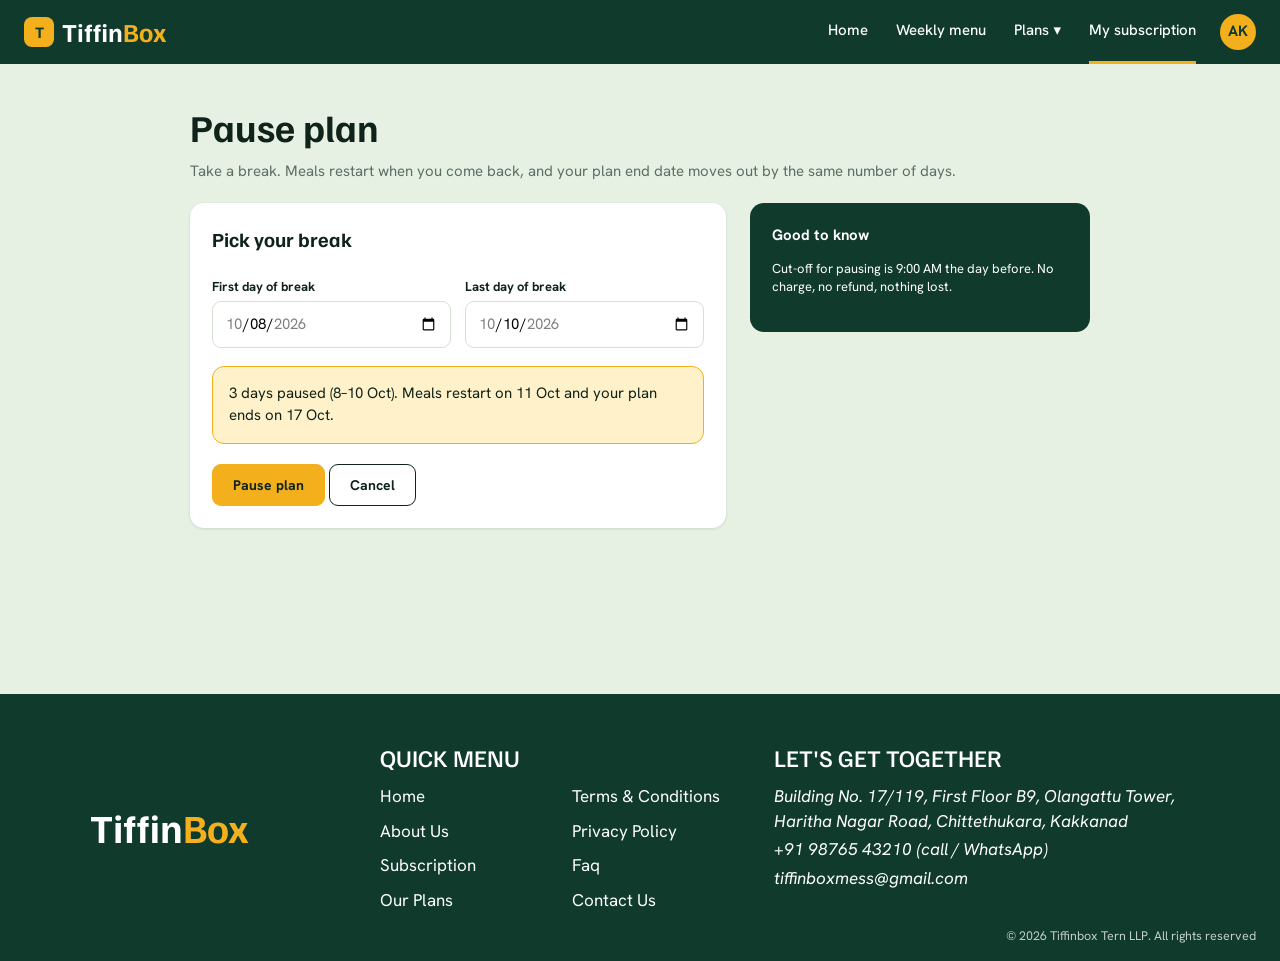
<file: pause.html>
<!doctype html>
<html lang="en">
  <head>
    <meta charset="utf-8" />
    <meta name="viewport" content="width=device-width,initial-scale=1" />
    <title>Pause plan · TiffinBox</title>
    <link
      href="https://fonts.googleapis.com/css2?family=Familjen+Grotesk:wght@500;700&family=Hanken+Grotesk:wght@400;500;700&display=swap"
      rel="stylesheet"
    />
    <link rel="stylesheet" href="css/base.css" />
  </head>
  <body>
    <nav>
      <a class="logo" href="index.html"
        ><i>T</i><span>Tiffin<b>Box</b></span></a
      >
      <div class="links">
        <a href="home.html" class="">Home</a
        ><a href="menu.html" class="">Weekly menu</a>
        <div class="dd">
          <a href="plans.html" class="">Plans ▾</a>
          <div>
            <a href="customize.html">Basic</a
            ><a href="customize.html">Standard</a
            ><a href="customize.html">Premium</a>
          </div>
        </div>
        <a href="subscription.html" class="on">My subscription</a>
      </div>
      <a class="av" href="auth.html" title="Account">AK</a>
    </nav>
    <main>
      <div class="w n" style="max-width: 900px">
        <h1 style="font-size: 38px">Pause plan</h1>
        <p class="sub">
          Take a break. Meals restart when you come back, and your plan end date
          moves out by the same number of days.
        </p>
        <div class="g2">
          <div class="card">
            <h3>Pick your break</h3>
            <div class="f2">
              <div>
                <label class="f">First day of break</label
                ><input
                  class="t"
                  type="date"
                  min="2026-10-06"
                  max="2026-10-31"
                  value="2026-10-08"
                />
              </div>
              <div>
                <label class="f">Last day of break</label
                ><input
                  class="t"
                  type="date"
                  min="2026-10-06"
                  max="2026-10-31"
                  value="2026-10-10"
                />
              </div>
            </div>
            <div class="warn" style="margin-top: 18px">
              3 days paused (8–10 Oct). Meals restart on 11 Oct and your plan
              ends on 17 Oct.
            </div>
            <a class="btn y" href="home.html">Pause plan</a>
            <a class="btn" href="home.html">Cancel</a>
          </div>
          <div class="dark">
            <b>Good to know</b>
            <p style="font-size: 13px">
              Cut-off for pausing is 9:00 AM the day before. No charge, no
              refund, nothing lost.
            </p>
          </div>
        </div>
      </div>
    </main>
    <footer>
      <div class="w">
        <div class="logo" style="font-size: 40px">
          <span>Tiffin<b>Box</b></span>
        </div>
        <div>
          <h4>Quick menu</h4>
          <div class="lk">
            <a href="home.html">Home</a
            ><a href="plans.html">Terms &amp; Conditions</a
            ><a href="index.html">About Us</a
            ><a href="plans.html">Privacy Policy</a
            ><a href="subscription.html">Subscription</a
            ><a href="menu.html">Faq</a><a href="plans.html">Our Plans</a
            ><a href="auth.html">Contact Us</a>
          </div>
        </div>
        <div>
          <h4>Let's get together</h4>
          <p>
            Building No. 17/119, First Floor B9, Olangattu Tower, Haritha Nagar
            Road, Chittethukara, Kakkanad
          </p>
          <p>+91 98765 43210 (call / WhatsApp)</p>
          <p>tiffinboxmess@gmail.com</p>
        </div>
      </div>
      <small>© 2026 Tiffinbox Tern LLP. All rights reserved</small>
    </footer>
  </body>
</html>
</file>
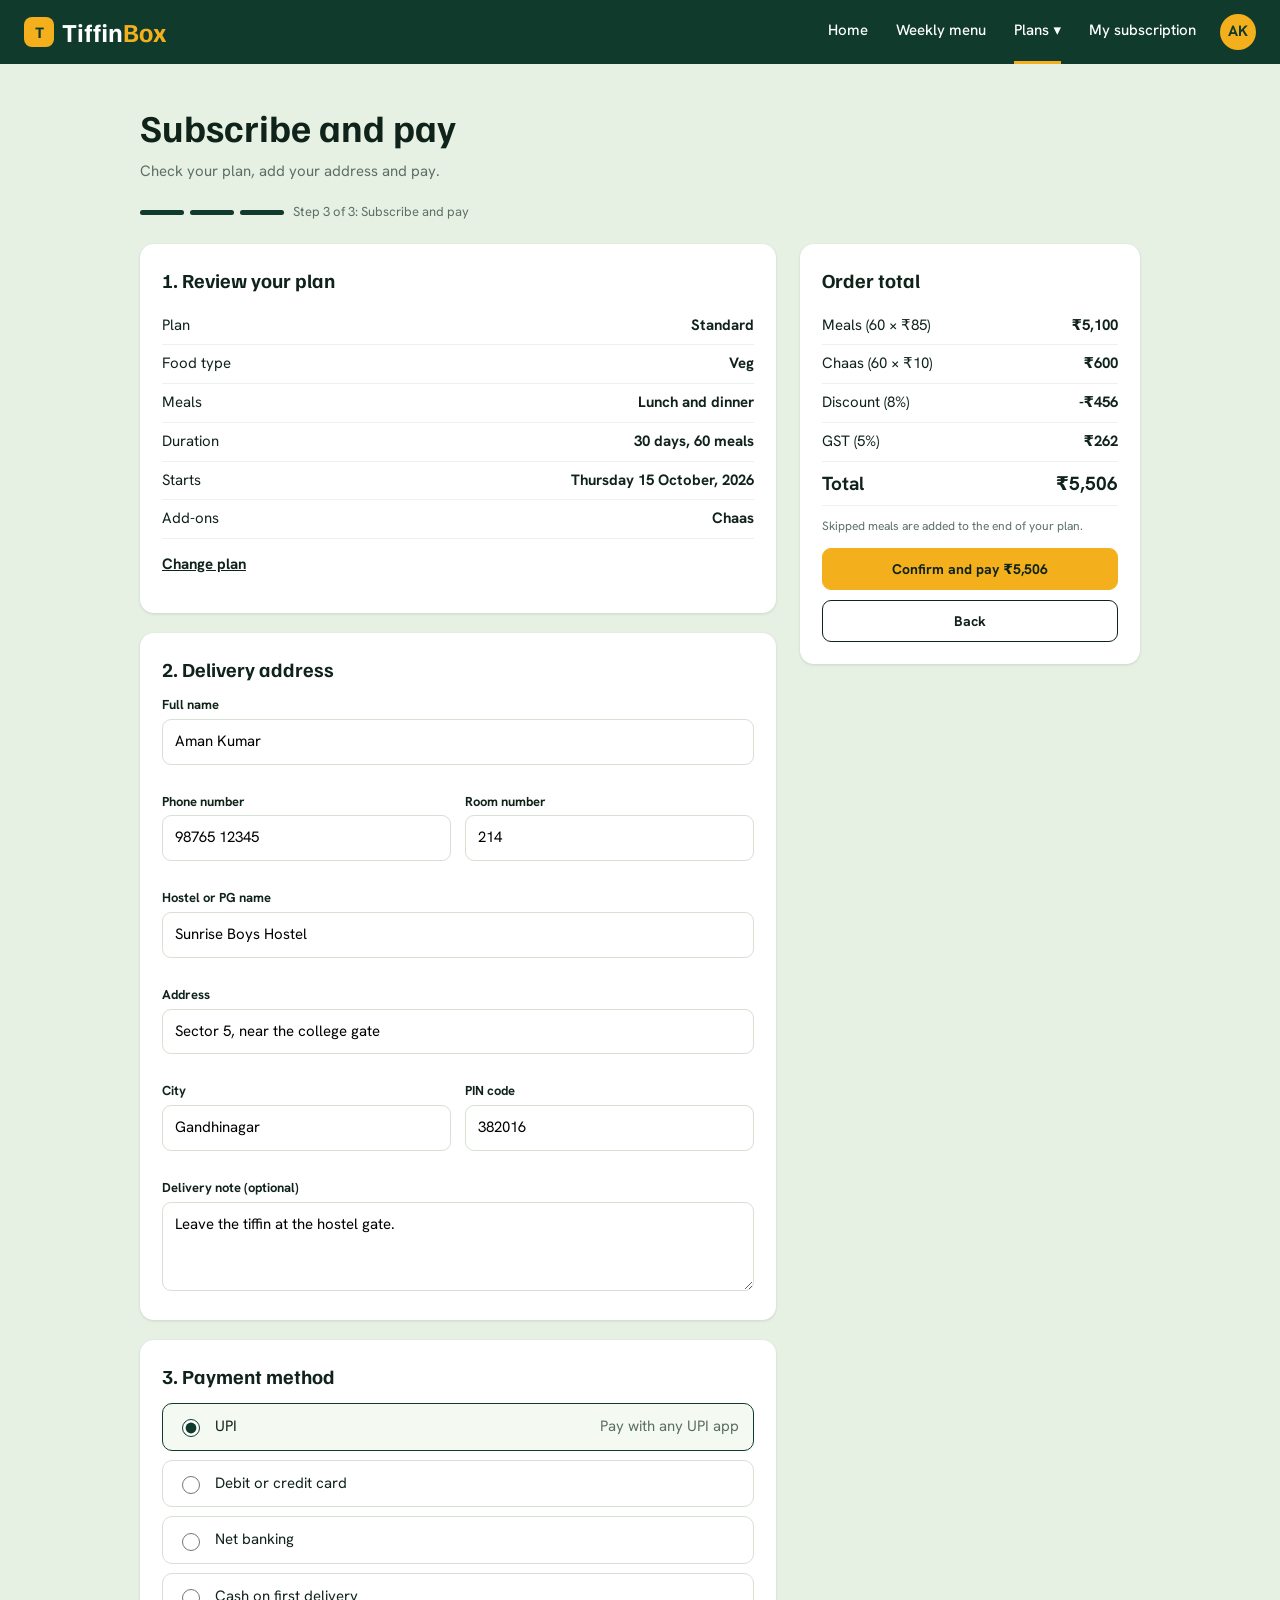
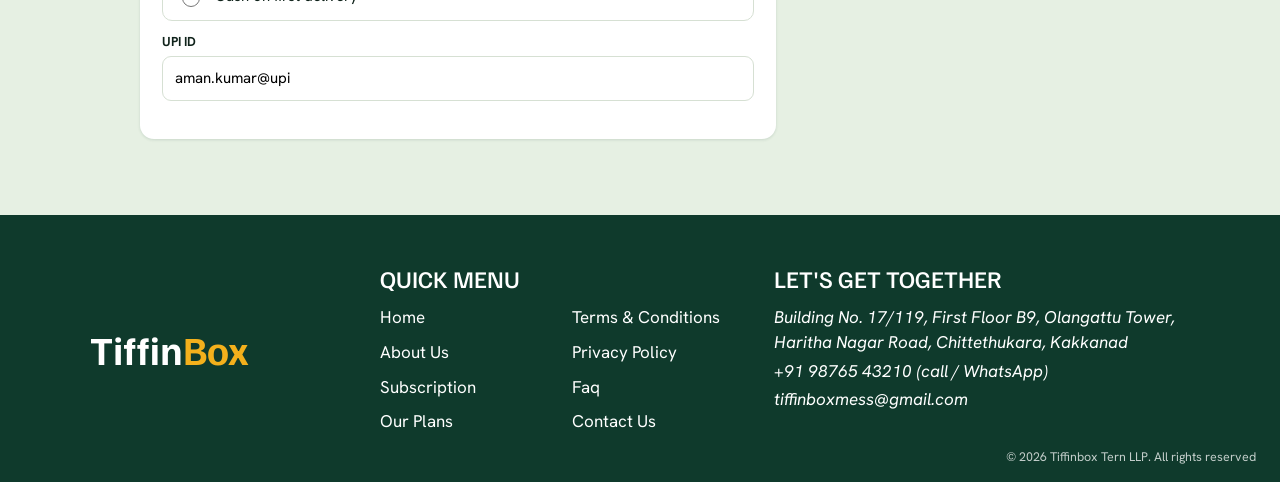
<file: pay.html>
<!doctype html>
<html lang="en">
  <head>
    <meta charset="utf-8" />
    <meta name="viewport" content="width=device-width,initial-scale=1" />
    <title>Subscribe and pay · TiffinBox</title>
    <link
      href="https://fonts.googleapis.com/css2?family=Familjen+Grotesk:wght@500;700&family=Hanken+Grotesk:wght@400;500;700&display=swap"
      rel="stylesheet"
    />
    <link rel="stylesheet" href="css/base.css" />
    <link rel="stylesheet" href="css/pay.css" />
  </head>
  <body>
    <nav>
      <a class="logo" href="index.html"
        ><i>T</i><span>Tiffin<b>Box</b></span></a
      >
      <div class="links">
        <a href="home.html" class="">Home</a
        ><a href="menu.html" class="">Weekly menu</a>
        <div class="dd">
          <a href="plans.html" class="on">Plans ▾</a>
          <div>
            <a href="customize.html">Basic</a
            ><a href="customize.html">Standard</a
            ><a href="customize.html">Premium</a>
          </div>
        </div>
        <a href="subscription.html" class="">My subscription</a>
      </div>
      <a class="av" href="auth.html" title="Account">AK</a>
    </nav>
    <main>
      <div class="w n" style="max-width: 1000px">
        <h1 style="font-size: 38px">Subscribe and pay</h1>
        <p class="sub">Check your plan, add your address and pay.</p>
        <div class="steps">
          <i class="f"></i><i class="f"></i><i class="f"></i>&nbsp;Step 3 of 3:
          Subscribe and pay
        </div>
        <form action="done.html">
          <div class="g2">
            <div>
              <div class="card">
                <h3>1. Review your plan</h3>
                <div class="row"><span>Plan</span><b>Standard</b></div>
                <div class="row"><span>Food type</span><b>Veg</b></div>
                <div class="row"><span>Meals</span><b>Lunch and dinner</b></div>
                <div class="row">
                  <span>Duration</span><b>30 days, 60 meals</b>
                </div>
                <div class="row">
                  <span>Starts</span><b>Thursday 15 October, 2026</b>
                </div>
                <div class="row"><span>Add-ons</span><b>Chaas</b></div>
                <p>
                  <a href="customize.html" style="font-weight: 700"
                    >Change plan</a
                  >
                </p>
              </div>
              <div class="card">
                <h3>2. Delivery address</h3>
                <div>
                  <label class="f" for="name">Full name</label
                  ><input
                    class="t"
                    id="name"
                    value="Aman Kumar"
                    placeholder=""
                    required=""
                  />
                  <div class="err" id="e_name"></div>
                </div>
                <div class="f2">
                  <div>
                    <label class="f" for="phone">Phone number</label
                    ><input
                      class="t"
                      id="phone"
                      value="98765 12345"
                      placeholder=""
                      required=""
                      pattern="[0-9 ]{10,12}"
                    />
                    <div class="err" id="e_phone"></div>
                  </div>
                  <div>
                    <label class="f" for="room">Room number</label
                    ><input
                      class="t"
                      id="room"
                      value="214"
                      placeholder=""
                      required=""
                    />
                    <div class="err" id="e_room"></div>
                  </div>
                </div>
                <div>
                  <label class="f" for="hostel">Hostel or PG name</label
                  ><input
                    class="t"
                    id="hostel"
                    value="Sunrise Boys Hostel"
                    placeholder=""
                    required=""
                  />
                  <div class="err" id="e_hostel"></div>
                </div>
                <div>
                  <label class="f" for="addr">Address</label
                  ><input
                    class="t"
                    id="addr"
                    value="Sector 5, near the college gate"
                    placeholder=""
                    required=""
                  />
                  <div class="err" id="e_addr"></div>
                </div>
                <div class="f2">
                  <div>
                    <label class="f" for="city">City</label
                    ><input
                      class="t"
                      id="city"
                      value="Gandhinagar"
                      placeholder=""
                      required=""
                    />
                    <div class="err" id="e_city"></div>
                  </div>
                  <div>
                    <label class="f" for="pin">PIN code</label
                    ><input
                      class="t"
                      id="pin"
                      value="382016"
                      placeholder=""
                      required=""
                      pattern="[0-9]{6}"
                    />
                    <div class="err" id="e_pin"></div>
                  </div>
                </div>
                <label class="f">Delivery note (optional)</label
                ><textarea id="note" rows="3">
Leave the tiffin at the hostel gate.</textarea
                >
              </div>
              <div class="card">
                <h3>3. Payment method</h3>
                <label class="opt"
                  ><input
                    type="radio"
                    name="pay"
                    checked=""
                    value="UPI"
                  />UPI<span>Pay with any UPI app</span></label
                ><label class="opt"
                  ><input
                    type="radio"
                    name="pay"
                    value="Debit or credit card" />Debit or credit card<span
                  ></span></label
                ><label class="opt"
                  ><input type="radio" name="pay" value="Net banking" />Net
                  banking<span></span></label
                ><label class="opt"
                  ><input
                    type="radio"
                    name="pay"
                    value="Cash on first delivery" />Cash on first delivery<span
                  ></span
                ></label>
                <div id="pf">
                  <div class="pp pp0">
                    <label class="f">UPI ID</label
                    ><input
                      class="t"
                      id="upi"
                      value="aman.kumar@upi"
                      placeholder="name@bank"
                    />
                  </div>
                  <div class="pp pp1">
                    <label class="f">Card number</label
                    ><input
                      class="t"
                      id="cn"
                      inputmode="numeric"
                      placeholder="1234 5678 9012 3456"
                    />
                    <div class="f2">
                      <div>
                        <label class="f">Expiry</label
                        ><input class="t" id="ce" placeholder="MM/YY" />
                      </div>
                      <div>
                        <label class="f">CVV</label
                        ><input
                          class="t"
                          id="cv"
                          type="password"
                          maxlength="4"
                        />
                      </div>
                    </div>
                  </div>
                  <div class="pp pp2">
                    <label class="f">Your bank</label
                    ><select>
                      <option>SBI</option>
                      <option>HDFC</option>
                      <option>ICICI</option>
                      <option>Axis</option>
                    </select>
                  </div>
                  <div class="pp pp3">
                    <p class="sub">
                      Pay the delivery partner when your first tiffin arrives.
                    </p>
                  </div>
                </div>
                <div class="err" id="e_pay"></div>
              </div>
            </div>
            <div>
              <div class="card">
                <h3>Order total</h3>
                <div class="row">
                  <span>Meals (60 × ₹85)</span><b>₹5,100</b>
                </div>
                <div class="row"><span>Chaas (60 × ₹10)</span><b>₹600</b></div>
                <div class="row"><span>Discount (8%)</span><b>-₹456</b></div>
                <div class="row"><span>GST (5%)</span><b>₹262</b></div>
                <div class="row" style="font-size: 19px">
                  <b>Total</b><b>₹5,506</b>
                </div>
                <p style="font-size: 12px; color: var(--mut)">
                  Skipped meals are added to the end of your plan.
                </p>
                <button class="btn y w100" id="go" type="submit">
                  Confirm and pay ₹5,506</button
                ><a class="btn w100" href="customize.html">Back</a>
              </div>
            </div>
          </div>
        </form>
      </div>
    </main>
    <footer>
      <div class="w">
        <div class="logo" style="font-size: 40px">
          <span>Tiffin<b>Box</b></span>
        </div>
        <div>
          <h4>Quick menu</h4>
          <div class="lk">
            <a href="home.html">Home</a
            ><a href="plans.html">Terms &amp; Conditions</a
            ><a href="index.html">About Us</a
            ><a href="plans.html">Privacy Policy</a
            ><a href="subscription.html">Subscription</a
            ><a href="menu.html">Faq</a><a href="plans.html">Our Plans</a
            ><a href="auth.html">Contact Us</a>
          </div>
        </div>
        <div>
          <h4>Let's get together</h4>
          <p>
            Building No. 17/119, First Floor B9, Olangattu Tower, Haritha Nagar
            Road, Chittethukara, Kakkanad
          </p>
          <p>+91 98765 43210 (call / WhatsApp)</p>
          <p>tiffinboxmess@gmail.com</p>
        </div>
      </div>
      <small>© 2026 Tiffinbox Tern LLP. All rights reserved</small>
    </footer>
  </body>
</html>
</file>
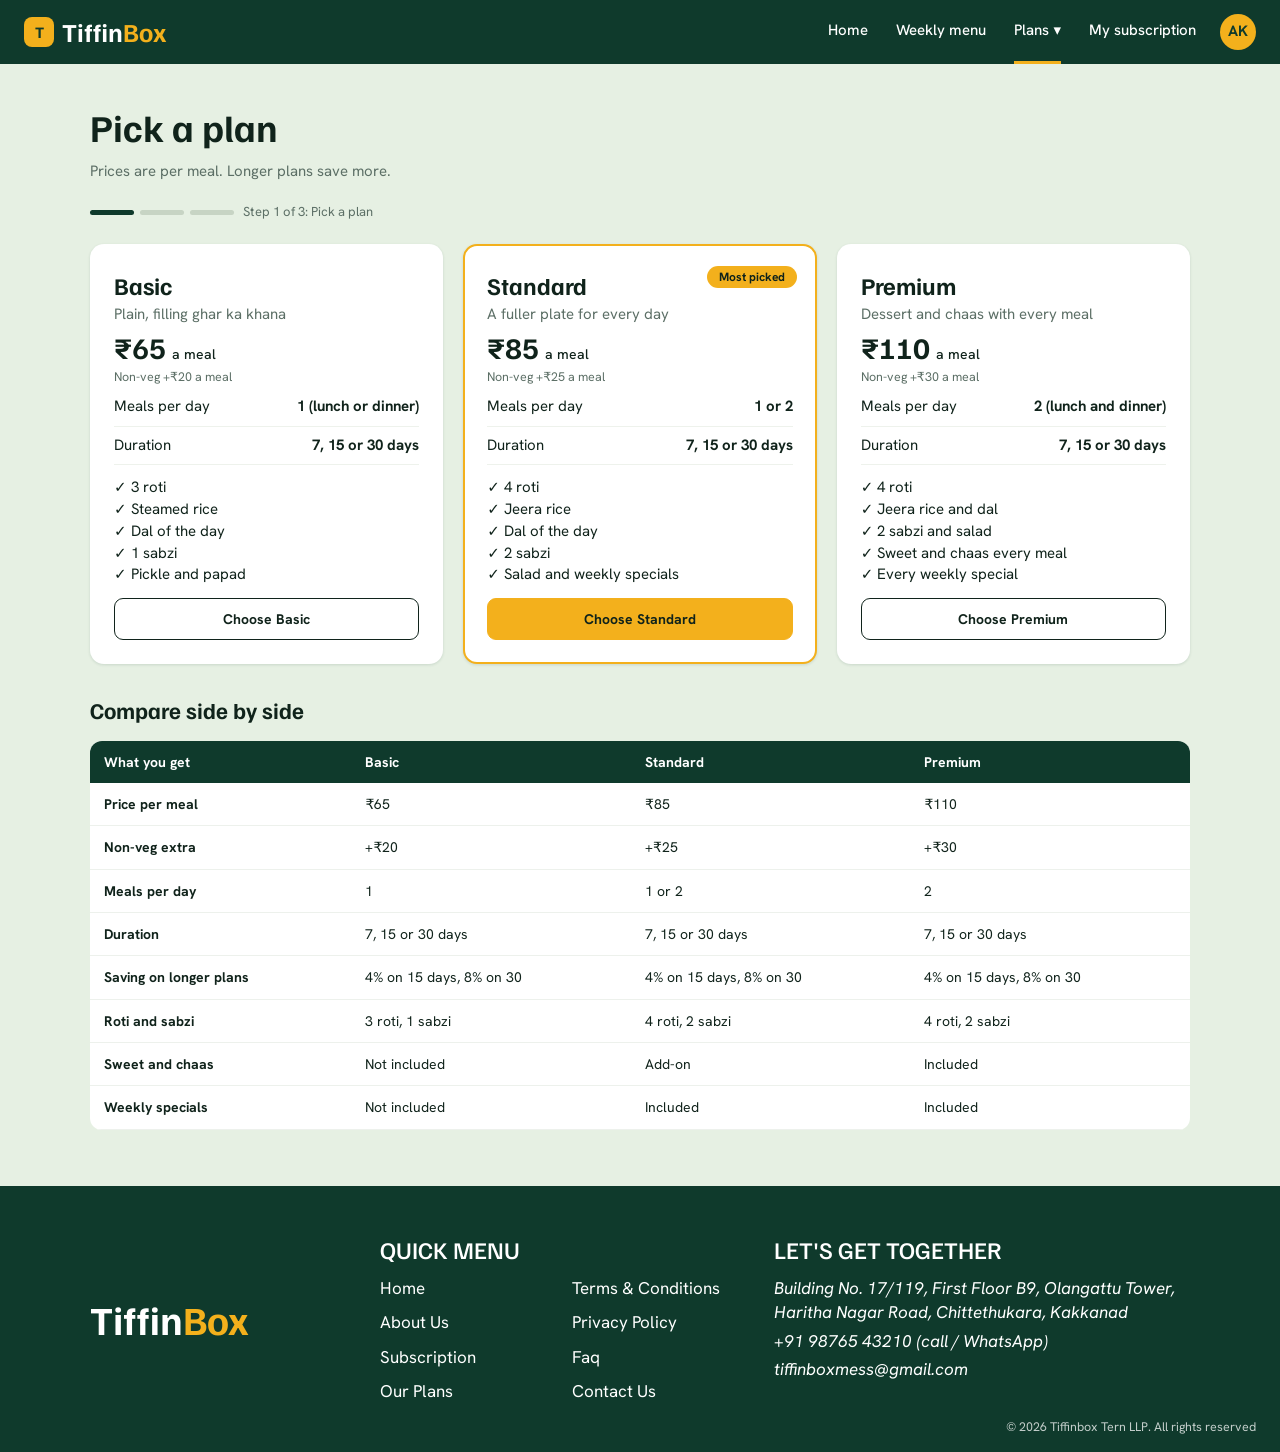
<file: plans.html>
<!doctype html>
<html lang="en">
  <head>
    <meta charset="utf-8" />
    <meta name="viewport" content="width=device-width,initial-scale=1" />
    <title>Pick a plan · TiffinBox</title>
    <link
      href="https://fonts.googleapis.com/css2?family=Familjen+Grotesk:wght@500;700&family=Hanken+Grotesk:wght@400;500;700&display=swap"
      rel="stylesheet"
    />
    <link rel="stylesheet" href="css/base.css" />
    <link rel="stylesheet" href="css/plans.css" />
  </head>
  <body>
    <nav>
      <a class="logo" href="index.html"
        ><i>T</i><span>Tiffin<b>Box</b></span></a
      >
      <div class="links">
        <a href="home.html" class="">Home</a
        ><a href="menu.html" class="">Weekly menu</a>
        <div class="dd">
          <a href="plans.html" class="on">Plans ▾</a>
          <div>
            <a href="customize.html">Basic</a
            ><a href="customize.html">Standard</a
            ><a href="customize.html">Premium</a>
          </div>
        </div>
        <a href="subscription.html" class="">My subscription</a>
      </div>
      <a class="av" href="auth.html" title="Account">AK</a>
    </nav>
    <main>
      <div class="w">
        <h1 style="font-size: 38px">Pick a plan</h1>
        <p class="sub">Prices are per meal. Longer plans save more.</p>
        <div class="steps">
          <i class="f"></i><i class=""></i><i class=""></i>&nbsp;Step 1 of 3:
          Pick a plan
        </div>
        <div class="g3">
          <div class="card pc">
            <h2>Basic</h2>
            <p style="color: var(--mut); margin: 2px 0">
              Plain, filling ghar ka khana
            </p>
            <div class="pr">₹65 <small>a meal</small></div>
            <small style="color: var(--mut)">Non-veg +₹20 a meal</small>
            <div class="row">
              <span>Meals per day</span><b>1 (lunch or dinner)</b>
            </div>
            <div class="row"><span>Duration</span><b>7, 15 or 30 days</b></div>
            <ul>
              <li>3 roti</li>
              <li>Steamed rice</li>
              <li>Dal of the day</li>
              <li>1 sabzi</li>
              <li>Pickle and papad</li>
            </ul>
            <a class="btn w100" href="customize.html">Choose Basic</a>
          </div>
          <div class="card pc sel">
            <h2>Standard</h2>
            <span class="chip">Most picked</span>
            <p style="color: var(--mut); margin: 2px 0">
              A fuller plate for every day
            </p>
            <div class="pr">₹85 <small>a meal</small></div>
            <small style="color: var(--mut)">Non-veg +₹25 a meal</small>
            <div class="row"><span>Meals per day</span><b>1 or 2</b></div>
            <div class="row"><span>Duration</span><b>7, 15 or 30 days</b></div>
            <ul>
              <li>4 roti</li>
              <li>Jeera rice</li>
              <li>Dal of the day</li>
              <li>2 sabzi</li>
              <li>Salad and weekly specials</li>
            </ul>
            <a class="btn y w100" href="customize.html">Choose Standard</a>
          </div>
          <div class="card pc">
            <h2>Premium</h2>
            <p style="color: var(--mut); margin: 2px 0">
              Dessert and chaas with every meal
            </p>
            <div class="pr">₹110 <small>a meal</small></div>
            <small style="color: var(--mut)">Non-veg +₹30 a meal</small>
            <div class="row">
              <span>Meals per day</span><b>2 (lunch and dinner)</b>
            </div>
            <div class="row"><span>Duration</span><b>7, 15 or 30 days</b></div>
            <ul>
              <li>4 roti</li>
              <li>Jeera rice and dal</li>
              <li>2 sabzi and salad</li>
              <li>Sweet and chaas every meal</li>
              <li>Every weekly special</li>
            </ul>
            <a class="btn w100" href="customize.html">Choose Premium</a>
          </div>
        </div>
        <h2 style="margin: 10px 0 14px">Compare side by side</h2>
        <div class="tw">
          <table>
            <tbody>
              <tr>
                <th>What you get</th>
                <th>Basic</th>
                <th>Standard</th>
                <th>Premium</th>
              </tr>
              <tr>
                <td><b>Price per meal</b></td>
                <td>₹65</td>
                <td>₹85</td>
                <td>₹110</td>
              </tr>
              <tr>
                <td><b>Non-veg extra</b></td>
                <td>+₹20</td>
                <td>+₹25</td>
                <td>+₹30</td>
              </tr>
              <tr>
                <td><b>Meals per day</b></td>
                <td>1</td>
                <td>1 or 2</td>
                <td>2</td>
              </tr>
              <tr>
                <td><b>Duration</b></td>
                <td>7, 15 or 30 days</td>
                <td>7, 15 or 30 days</td>
                <td>7, 15 or 30 days</td>
              </tr>
              <tr>
                <td><b>Saving on longer plans</b></td>
                <td>4% on 15 days, 8% on 30</td>
                <td>4% on 15 days, 8% on 30</td>
                <td>4% on 15 days, 8% on 30</td>
              </tr>
              <tr>
                <td><b>Roti and sabzi</b></td>
                <td>3 roti, 1 sabzi</td>
                <td>4 roti, 2 sabzi</td>
                <td>4 roti, 2 sabzi</td>
              </tr>
              <tr>
                <td><b>Sweet and chaas</b></td>
                <td>Not included</td>
                <td>Add-on</td>
                <td>Included</td>
              </tr>
              <tr>
                <td><b>Weekly specials</b></td>
                <td>Not included</td>
                <td>Included</td>
                <td>Included</td>
              </tr>
            </tbody>
          </table>
        </div>
      </div>
    </main>
    <footer>
      <div class="w">
        <div class="logo" style="font-size: 40px">
          <span>Tiffin<b>Box</b></span>
        </div>
        <div>
          <h4>Quick menu</h4>
          <div class="lk">
            <a href="home.html">Home</a
            ><a href="plans.html">Terms &amp; Conditions</a
            ><a href="index.html">About Us</a
            ><a href="plans.html">Privacy Policy</a
            ><a href="subscription.html">Subscription</a
            ><a href="menu.html">Faq</a><a href="plans.html">Our Plans</a
            ><a href="auth.html">Contact Us</a>
          </div>
        </div>
        <div>
          <h4>Let's get together</h4>
          <p>
            Building No. 17/119, First Floor B9, Olangattu Tower, Haritha Nagar
            Road, Chittethukara, Kakkanad
          </p>
          <p>+91 98765 43210 (call / WhatsApp)</p>
          <p>tiffinboxmess@gmail.com</p>
        </div>
      </div>
      <small>© 2026 Tiffinbox Tern LLP. All rights reserved</small>
    </footer>
  </body>
</html>
</file>
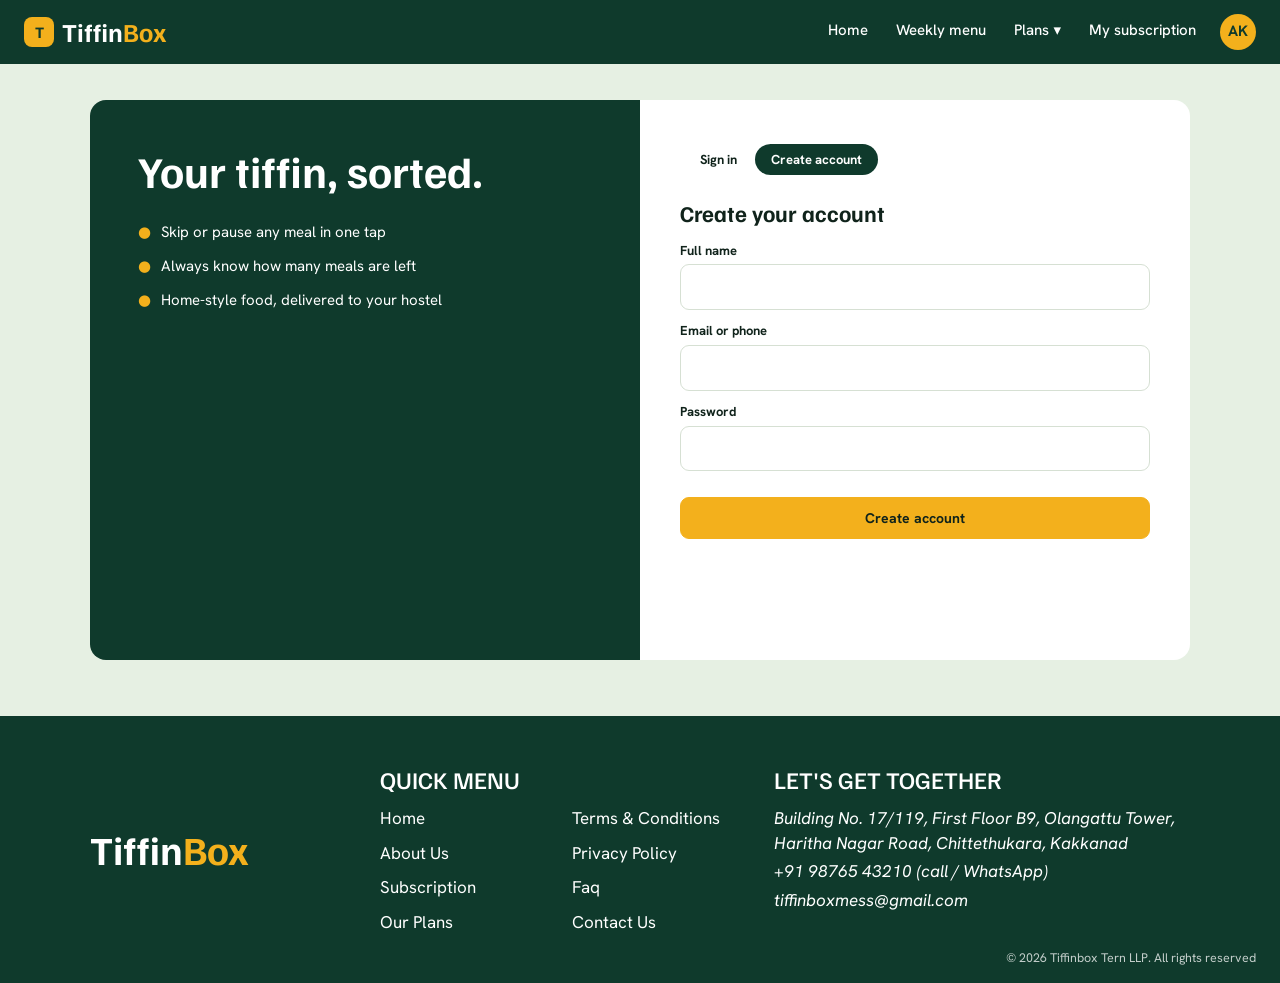
<file: signup.html>
<!doctype html>
<html lang="en">
  <head>
    <meta charset="utf-8" />
    <meta name="viewport" content="width=device-width,initial-scale=1" />
    <title>Create account · TiffinBox</title>
    <link
      href="https://fonts.googleapis.com/css2?family=Familjen+Grotesk:wght@500;700&family=Hanken+Grotesk:wght@400;500;700&display=swap"
      rel="stylesheet"
    />
    <link rel="stylesheet" href="css/base.css" />
    <link rel="stylesheet" href="css/auth.css" />
  </head>
  <body>
    <nav>
      <a class="logo" href="index.html"
        ><i>T</i><span>Tiffin<b>Box</b></span></a
      >
      <div class="links">
        <a href="home.html" class="">Home</a
        ><a href="menu.html" class="">Weekly menu</a>
        <div class="dd">
          <a href="plans.html" class="">Plans ▾</a>
          <div>
            <a href="customize.html">Basic</a
            ><a href="customize.html">Standard</a
            ><a href="customize.html">Premium</a>
          </div>
        </div>
        <a href="subscription.html" class="">My subscription</a>
      </div>
      <a class="av" href="auth.html" title="Account">AK</a>
    </nav>
    <main>
      <div class="w">
        <div class="auth">
          <div>
            <h1>Your tiffin, sorted.</h1>
            <ul style="padding: 0; margin-top: 28px">
              <li>Skip or pause any meal in one tap</li>
              <li>Always know how many meals are left</li>
              <li>Home-style food, delivered to your hostel</li>
            </ul>
          </div>
          <div>
            <form action="home.html">
              <div class="tg">
                <a class="" href="auth.html">Sign in</a
                ><a class="on" href="signup.html">Create account</a>
              </div>
              <h2>Create your account</h2>
              <label class="f" for="an">Full name</label
              ><input class="t" id="an" autocomplete="name" required="" /><label
                class="f"
                for="ae"
                >Email or phone</label
              ><input
                class="t"
                id="ae"
                autocomplete="username"
                required=""
              /><label class="f" for="ap">Password</label
              ><input
                class="t"
                id="ap"
                type="password"
                autocomplete="new-password"
                required=""
                minlength="6"
              />
              <div class="err" id="e_a"></div>
              <button class="btn y w100" type="submit">Create account</button>
            </form>
          </div>
        </div>
      </div>
    </main>
    <footer>
      <div class="w">
        <div class="logo" style="font-size: 40px">
          <span>Tiffin<b>Box</b></span>
        </div>
        <div>
          <h4>Quick menu</h4>
          <div class="lk">
            <a href="home.html">Home</a
            ><a href="plans.html">Terms &amp; Conditions</a
            ><a href="index.html">About Us</a
            ><a href="plans.html">Privacy Policy</a
            ><a href="subscription.html">Subscription</a
            ><a href="menu.html">Faq</a><a href="plans.html">Our Plans</a
            ><a href="auth.html">Contact Us</a>
          </div>
        </div>
        <div>
          <h4>Let's get together</h4>
          <p>
            Building No. 17/119, First Floor B9, Olangattu Tower, Haritha Nagar
            Road, Chittethukara, Kakkanad
          </p>
          <p>+91 98765 43210 (call / WhatsApp)</p>
          <p>tiffinboxmess@gmail.com</p>
        </div>
      </div>
      <small>© 2026 Tiffinbox Tern LLP. All rights reserved</small>
    </footer>
  </body>
</html>
</file>
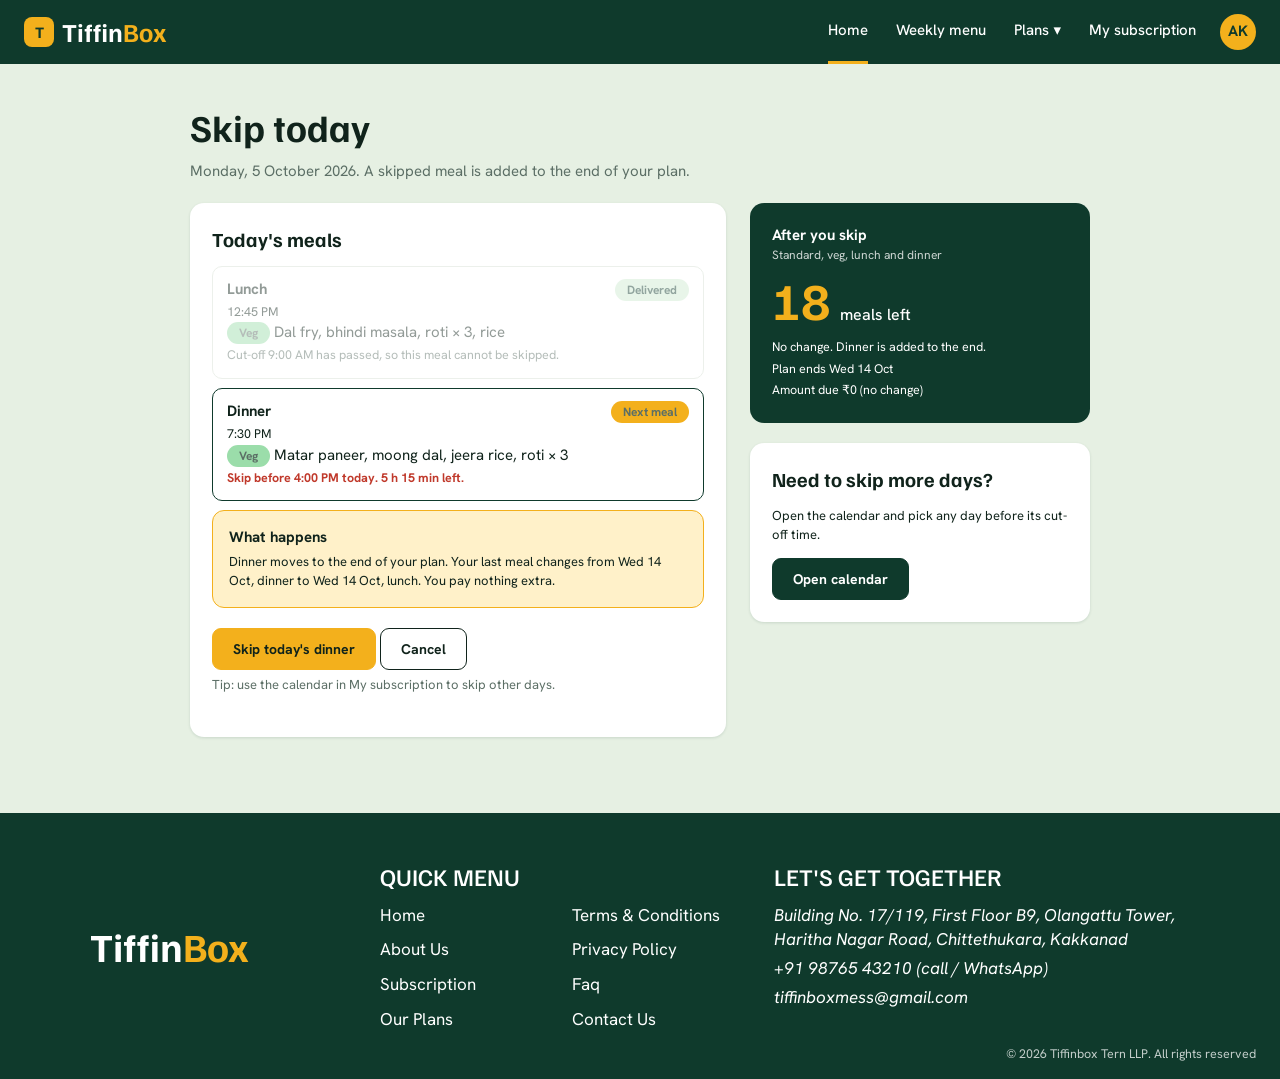
<file: skip.html>
<!doctype html>
<html lang="en">
  <head>
    <meta charset="utf-8" />
    <meta name="viewport" content="width=device-width,initial-scale=1" />
    <title>Skip today · TiffinBox</title>
    <link
      href="https://fonts.googleapis.com/css2?family=Familjen+Grotesk:wght@500;700&family=Hanken+Grotesk:wght@400;500;700&display=swap"
      rel="stylesheet"
    />
    <link rel="stylesheet" href="css/base.css" />
  </head>
  <body>
    <nav>
      <a class="logo" href="index.html"
        ><i>T</i><span>Tiffin<b>Box</b></span></a
      >
      <div class="links">
        <a href="home.html" class="on">Home</a
        ><a href="menu.html" class="">Weekly menu</a>
        <div class="dd">
          <a href="plans.html" class="">Plans ▾</a>
          <div>
            <a href="customize.html">Basic</a
            ><a href="customize.html">Standard</a
            ><a href="customize.html">Premium</a>
          </div>
        </div>
        <a href="subscription.html" class="">My subscription</a>
      </div>
      <a class="av" href="auth.html" title="Account">AK</a>
    </nav>
    <main>
      <div class="w n" style="max-width: 900px">
        <h1 style="font-size: 38px">Skip today</h1>
        <p class="sub">
          Monday, 5 October 2026. A skipped meal is added to the end of your
          plan.
        </p>
        <div class="g2">
          <div class="card">
            <h3>Today's meals</h3>
            <div class="opt dis" style="display: block">
              <b>Lunch</b>
              <span class="chip ok" style="float: right">Delivered</span
              ><br /><small>12:45 PM</small><br /><span class="chip v"
                >Veg</span
              >
              Dal fry, bhindi masala, roti × 3, rice<br /><small
                style="color: var(--mut)"
                >Cut-off 9:00 AM has passed, so this meal cannot be
                skipped.</small
              >
            </div>
            <div class="opt" style="display: block; border-color: var(--g)">
              <b>Dinner</b>
              <span class="chip" style="float: right">Next meal</span
              ><br /><small>7:30 PM</small><br /><span class="chip v">Veg</span>
              Matar paneer, moong dal, jeera rice, roti × 3<br /><small
                style="color: #c0392b; font-weight: 700"
                >Skip before 4:00 PM today. 5 h 15 min left.</small
              >
            </div>
            <div class="warn">
              <b>What happens</b>
              <p style="font-size: 13px; margin: 4px 0 0">
                Dinner moves to the end of your plan. Your last meal changes
                from Wed 14 Oct, dinner to Wed 14 Oct, lunch. You pay nothing
                extra.
              </p>
            </div>
            <a class="btn y" href="home.html">Skip today's dinner</a>
            <a class="btn" href="home.html">Cancel</a>
            <p class="sub" style="font-size: 13px">
              Tip: use the calendar in My subscription to skip other days.
            </p>
          </div>
          <div>
            <div class="dark">
              <b>After you skip</b>
              <div style="font-size: 12px; opacity: 0.8">
                Standard, veg, lunch and dinner
              </div>
              <div class="big" style="margin: 10px 0">
                18
                <small
                  style="
                    font:
                      500 16px &quot;Hanken Grotesk&quot;,
                      system-ui,
                      sans-serif;
                    color: #fff;
                  "
                  >meals left</small
                >
              </div>
              <small
                >No change. Dinner is added to the end.<br />Plan ends Wed 14
                Oct<br />Amount due ₹0 (no change)</small
              >
            </div>
            <div class="card">
              <h3>Need to skip more days?</h3>
              <p style="font-size: 13px">
                Open the calendar and pick any day before its cut-off time.
              </p>
              <a class="btn d" href="subscription.html">Open calendar</a>
            </div>
          </div>
        </div>
      </div>
    </main>
    <footer>
      <div class="w">
        <div class="logo" style="font-size: 40px">
          <span>Tiffin<b>Box</b></span>
        </div>
        <div>
          <h4>Quick menu</h4>
          <div class="lk">
            <a href="home.html">Home</a
            ><a href="plans.html">Terms &amp; Conditions</a
            ><a href="index.html">About Us</a
            ><a href="plans.html">Privacy Policy</a
            ><a href="subscription.html">Subscription</a
            ><a href="menu.html">Faq</a><a href="plans.html">Our Plans</a
            ><a href="auth.html">Contact Us</a>
          </div>
        </div>
        <div>
          <h4>Let's get together</h4>
          <p>
            Building No. 17/119, First Floor B9, Olangattu Tower, Haritha Nagar
            Road, Chittethukara, Kakkanad
          </p>
          <p>+91 98765 43210 (call / WhatsApp)</p>
          <p>tiffinboxmess@gmail.com</p>
        </div>
      </div>
      <small>© 2026 Tiffinbox Tern LLP. All rights reserved</small>
    </footer>
  </body>
</html>
</file>
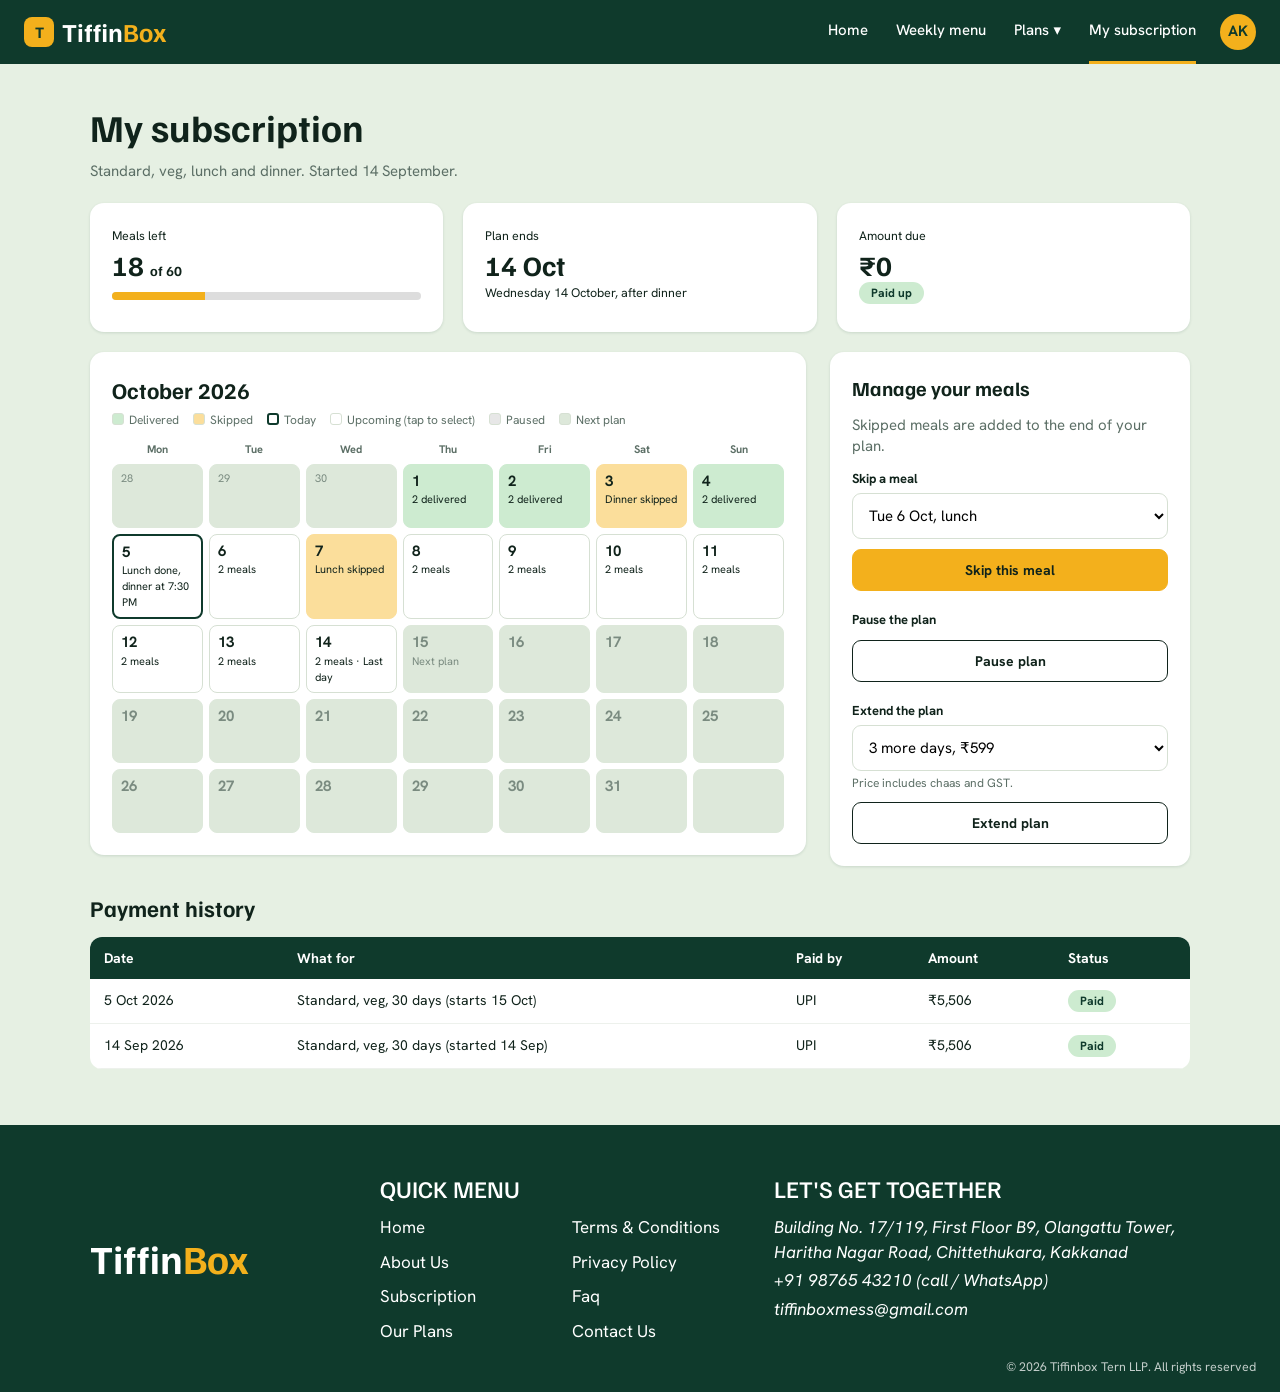
<file: subscription.html>
<!doctype html>
<html lang="en">
  <head>
    <meta charset="utf-8" />
    <meta name="viewport" content="width=device-width,initial-scale=1" />
    <title>My subscription · TiffinBox</title>
    <link
      href="https://fonts.googleapis.com/css2?family=Familjen+Grotesk:wght@500;700&family=Hanken+Grotesk:wght@400;500;700&display=swap"
      rel="stylesheet"
    />
    <link rel="stylesheet" href="css/base.css" />
    <link rel="stylesheet" href="css/subscription.css" />
  </head>
  <body>
    <nav>
      <a class="logo" href="index.html"
        ><i>T</i><span>Tiffin<b>Box</b></span></a
      >
      <div class="links">
        <a href="home.html" class="">Home</a
        ><a href="menu.html" class="">Weekly menu</a>
        <div class="dd">
          <a href="plans.html" class="">Plans ▾</a>
          <div>
            <a href="customize.html">Basic</a
            ><a href="customize.html">Standard</a
            ><a href="customize.html">Premium</a>
          </div>
        </div>
        <a href="subscription.html" class="on">My subscription</a>
      </div>
      <a class="av" href="auth.html" title="Account">AK</a>
    </nav>
    <main>
      <div class="w">
        <h1 style="font-size: 38px">My subscription</h1>
        <p class="sub">
          Standard, veg, lunch and dinner. Started 14 September.
        </p>
        <div class="g3" style="margin-bottom: 20px">
          <div class="card" style="margin: 0">
            <small>Meals left</small>
            <div
              style="
                font:
                  700 28px &quot;Familjen Grotesk&quot;,
                  system-ui,
                  sans-serif;
              "
            >
              18 <small style="font-size: 14px">of 60</small>
            </div>
            <div class="bar" style="background: #ddd">
              <i style="width: 30%"></i>
            </div>
          </div>
          <div class="card" style="margin: 0">
            <small>Plan ends</small>
            <div
              style="
                font:
                  700 28px &quot;Familjen Grotesk&quot;,
                  system-ui,
                  sans-serif;
              "
            >
              14 Oct
            </div>
            <small>Wednesday 14 October, after dinner</small>
          </div>
          <div class="card" style="margin: 0">
            <small>Amount due</small>
            <div
              style="
                font:
                  700 28px &quot;Familjen Grotesk&quot;,
                  system-ui,
                  sans-serif;
              "
            >
              ₹0
            </div>
            <span class="chip ok">Paid up</span>
          </div>
        </div>
        <div class="g2" style="grid-template-columns: 1fr 360px">
          <div class="card">
            <h2>October 2026</h2>
            <div class="lg">
              <span><i style="background: #cdebd0"></i>Delivered</span
              ><span><i style="background: #fbde9b"></i>Skipped</span
              ><span><i style="border: 2px solid var(--g)"></i>Today</span
              ><span
                ><i style="background: #fff"></i>Upcoming (tap to select)</span
              ><span><i style="background: #e7e7e7"></i>Paused</span
              ><span><i style="background: #dde8da"></i>Next plan</span>
            </div>
            <div class="cal">
              <div class="hd">Mon</div>
              <div class="hd">Tue</div>
              <div class="hd">Wed</div>
              <div class="hd">Thu</div>
              <div class="hd">Fri</div>
              <div class="hd">Sat</div>
              <div class="hd">Sun</div>
              <div class="x">28</div>
              <div class="x">29</div>
              <div class="x">30</div>
              <div class="dl"><b>1</b>2 delivered</div>
              <div class="dl"><b>2</b>2 delivered</div>
              <div class="sk"><b>3</b>Dinner skipped</div>
              <div class="dl"><b>4</b>2 delivered</div>
              <div class="td"><b>5</b>Lunch done, dinner at 7:30 PM</div>
              <div class="up"><b>6</b>2 meals</div>
              <div class="sk up"><b>7</b>Lunch skipped</div>
              <div class="up"><b>8</b>2 meals</div>
              <div class="up"><b>9</b>2 meals</div>
              <div class="up"><b>10</b>2 meals</div>
              <div class="up"><b>11</b>2 meals</div>
              <div class="up"><b>12</b>2 meals</div>
              <div class="up"><b>13</b>2 meals</div>
              <div class="up"><b>14</b>2 meals · Last day</div>
              <div class="x"><b>15</b>Next plan</div>
              <div class="x"><b>16</b></div>
              <div class="x"><b>17</b></div>
              <div class="x"><b>18</b></div>
              <div class="x"><b>19</b></div>
              <div class="x"><b>20</b></div>
              <div class="x"><b>21</b></div>
              <div class="x"><b>22</b></div>
              <div class="x"><b>23</b></div>
              <div class="x"><b>24</b></div>
              <div class="x"><b>25</b></div>
              <div class="x"><b>26</b></div>
              <div class="x"><b>27</b></div>
              <div class="x"><b>28</b></div>
              <div class="x"><b>29</b></div>
              <div class="x"><b>30</b></div>
              <div class="x"><b>31</b></div>
              <div class="x"></div>
            </div>
          </div>
          <div class="card">
            <h3>Manage your meals</h3>
            <p class="sub" style="margin: 0 0 12px">
              Skipped meals are added to the end of your plan.
            </p>
            <label class="f">Skip a meal</label
            ><select>
              <option value="6L" selected="">Tue 6 Oct, lunch</option>
              <option value="6D">Tue 6 Oct, dinner</option>
              <option value="7D">Wed 7 Oct, dinner</option>
              <option value="8L">Thu 8 Oct, lunch</option>
              <option value="8D">Thu 8 Oct, dinner</option>
              <option value="9L">Fri 9 Oct, lunch</option>
              <option value="9D">Fri 9 Oct, dinner</option>
              <option value="10L">Sat 10 Oct, lunch</option>
              <option value="10D">Sat 10 Oct, dinner</option>
              <option value="11L">Sun 11 Oct, lunch</option>
              <option value="11D">Sun 11 Oct, dinner</option>
              <option value="12L">Mon 12 Oct, lunch</option>
              <option value="12D">Mon 12 Oct, dinner</option>
              <option value="13L">Tue 13 Oct, lunch</option>
              <option value="13D">Tue 13 Oct, dinner</option>
              <option value="14L">Wed 14 Oct, lunch</option>
              <option value="14D">Wed 14 Oct, dinner</option></select
            ><a class="btn y w100" href="home.html">Skip this meal</a
            ><label class="f" style="margin-top: 20px">Pause the plan</label
            ><a class="btn w100" href="pause.html">Pause plan</a
            ><label class="f" style="margin-top: 20px">Extend the plan</label
            ><select id="ext">
              <option value="3">3 more days, ₹599</option>
              <option value="7">7 more days, ₹1,397</option>
              <option value="15">15 more days, ₹2,993</option>
            </select>
            <p style="font-size: 12px; color: var(--mut); margin: 4px 0">
              Price includes chaas and GST.
            </p>
            <a class="btn w100" href="subscription.html">Extend plan</a>
          </div>
        </div>
        <h2 style="margin: 6px 0 12px">Payment history</h2>
        <div class="tw">
          <table>
            <tbody>
              <tr>
                <th>Date</th>
                <th>What for</th>
                <th>Paid by</th>
                <th>Amount</th>
                <th>Status</th>
              </tr>
              <tr>
                <td>5 Oct 2026</td>
                <td>Standard, veg, 30 days (starts 15 Oct)</td>
                <td>UPI</td>
                <td>₹5,506</td>
                <td><span class="chip ok">Paid</span></td>
              </tr>
              <tr>
                <td>14 Sep 2026</td>
                <td>Standard, veg, 30 days (started 14 Sep)</td>
                <td>UPI</td>
                <td>₹5,506</td>
                <td><span class="chip ok">Paid</span></td>
              </tr>
            </tbody>
          </table>
        </div>
      </div>
    </main>
    <footer>
      <div class="w">
        <div class="logo" style="font-size: 40px">
          <span>Tiffin<b>Box</b></span>
        </div>
        <div>
          <h4>Quick menu</h4>
          <div class="lk">
            <a href="home.html">Home</a
            ><a href="plans.html">Terms &amp; Conditions</a
            ><a href="index.html">About Us</a
            ><a href="plans.html">Privacy Policy</a
            ><a href="subscription.html">Subscription</a
            ><a href="menu.html">Faq</a><a href="plans.html">Our Plans</a
            ><a href="auth.html">Contact Us</a>
          </div>
        </div>
        <div>
          <h4>Let's get together</h4>
          <p>
            Building No. 17/119, First Floor B9, Olangattu Tower, Haritha Nagar
            Road, Chittethukara, Kakkanad
          </p>
          <p>+91 98765 43210 (call / WhatsApp)</p>
          <p>tiffinboxmess@gmail.com</p>
        </div>
      </div>
      <small>© 2026 Tiffinbox Tern LLP. All rights reserved</small>
    </footer>
  </body>
</html>
</file>
<file: css/base.css>
/* TiffinBox shared styles: tokens, nav, footer, cards, buttons, forms, tables, toast */
:root {
  --g: #0f3a2c;
  --g2: #2a6b4f;
  --bg: #e6f0e3;
  --y: #f3b01c;
  --ink: #10231b;
  --mut: #5c6f66;
  --ln: #d6e0d3;
  --rd: #f29a8b;
  --vg: #9bddaa;
  --cr: #fff1c9;
}
* {
  box-sizing: border-box;
}
body {
  margin: 0;
  background: var(--bg);
  color: var(--ink);
  font:
    15px/1.45 "Hanken Grotesk",
    system-ui,
    sans-serif;
}
h1,
h2,
h3,
.logo {
  font-family: "Familjen Grotesk", "Hanken Grotesk", sans-serif;
  margin: 0;
}
a {
  color: inherit;
}
:focus-visible {
  outline: 3px solid var(--y);
  outline-offset: 2px;
}
nav {
  background: var(--g);
  color: #fff;
  display: flex;
  align-items: center;
  gap: 24px;
  padding: 0 24px;
  height: 64px;
  position: sticky;
  top: 0;
  z-index: 5;
}
.logo {
  font-size: 26px;
  font-weight: 700;
  text-decoration: none;
  display: flex;
  align-items: center;
  gap: 8px;
}
.logo i {
  background: var(--y);
  color: var(--g);
  width: 30px;
  height: 30px;
  border-radius: 8px;
  display: grid;
  place-items: center;
  font:
    700 16px "Familjen Grotesk",
    system-ui,
    sans-serif;
}
.logo b {
  color: var(--y);
}
.links {
  margin-left: auto;
  display: flex;
  gap: 28px;
  align-items: stretch;
  height: 100%;
}
.links > a,
.dd > a {
  display: flex;
  align-items: center;
  height: 100%;
  text-decoration: none;
  font-weight: 500;
  border-bottom: 3px solid transparent;
}
.links a.on {
  border-color: var(--y);
}
.dd {
  position: relative;
}
.dd div {
  display: none;
  position: absolute;
  top: 64px;
  left: -10px;
  background: #fff;
  color: var(--ink);
  border-radius: 10px;
  box-shadow: 0 8px 24px #0003;
  overflow: hidden;
  min-width: 150px;
}
.dd:hover div,
.dd:focus-within div {
  display: block;
}
.dd div a {
  display: block;
  padding: 10px 16px;
  text-decoration: none;
}
.dd div a:hover {
  background: var(--cr);
}
.av {
  background: var(--y);
  color: var(--g);
  width: 36px;
  height: 36px;
  border-radius: 50%;
  display: grid;
  place-items: center;
  font-weight: 700;
  text-decoration: none;
}
main {
  min-height: 70vh;
  padding: 36px 24px 56px;
}
.w {
  max-width: 1100px;
  margin: 0 auto;
}
.n {
  max-width: 760px;
}
.sub {
  color: var(--mut);
  margin: 6px 0 20px;
}
.card {
  background: #fff;
  border-radius: 14px;
  padding: 22px;
  box-shadow: 0 1px 3px #0f3a2c22;
  margin-bottom: 20px;
}
.card h3 {
  font-size: 20px;
  margin-bottom: 12px;
}
.g2 {
  display: grid;
  grid-template-columns: 1fr 340px;
  gap: 24px;
  align-items: start;
}
.g3 {
  display: grid;
  grid-template-columns: repeat(3, 1fr);
  gap: 20px;
}
.btn {
  display: inline-block;
  border: 1.5px solid var(--ink);
  background: #fff;
  color: var(--ink);
  padding: 11px 20px;
  border-radius: 9px;
  font:
    700 14px "Hanken Grotesk",
    system-ui,
    sans-serif;
  cursor: pointer;
  text-decoration: none;
  text-align: center;
}
.btn.y {
  background: var(--y);
  border-color: var(--y);
}
.btn.d {
  background: var(--g);
  border-color: var(--g);
  color: #fff;
}
.btn:hover {
  filter: brightness(0.96);
}
.btn:disabled {
  opacity: 0.5;
  cursor: not-allowed;
}
.btn.w100 {
  display: block;
  width: 100%;
  margin-top: 10px;
}
.chip {
  display: inline-block;
  font:
    700 12px "Hanken Grotesk",
    system-ui,
    sans-serif;
  padding: 3px 12px;
  border-radius: 99px;
  background: var(--y);
}
.chip.v {
  background: var(--vg);
}
.chip.nv {
  background: var(--rd);
}
.chip.ok {
  background: #cdebd0;
  color: var(--g);
}
.chip.sk {
  background: #fbde9b;
}
.steps {
  display: flex;
  gap: 6px;
  align-items: center;
  margin: 8px 0 22px;
  font-size: 13px;
  color: var(--mut);
}
.steps i {
  width: 44px;
  height: 5px;
  border-radius: 9px;
  background: #c7d4c4;
}
.steps i.f {
  background: var(--g);
}
.row {
  display: flex;
  justify-content: space-between;
  gap: 12px;
  padding: 8px 0;
  border-bottom: 1px solid #eef2ec;
}
.row b {
  text-align: right;
}
.row:last-child {
  border: 0;
}
.opt {
  display: flex;
  align-items: center;
  gap: 12px;
  border: 1.5px solid var(--ln);
  border-radius: 10px;
  padding: 12px 14px;
  margin-bottom: 9px;
  cursor: pointer;
}
.opt:has(input:checked) {
  border-color: var(--g);
  background: #f4faf2;
}
.opt.dis {
  opacity: 0.45;
  cursor: not-allowed;
}
.opt span {
  margin-left: auto;
  color: var(--mut);
}
input[type="radio"],
input[type="checkbox"] {
  accent-color: var(--g);
  width: 18px;
  height: 18px;
}
label.f {
  display: block;
  font-weight: 700;
  font-size: 13px;
  margin: 12px 0 4px;
}
input.t,
select,
textarea {
  width: 100%;
  padding: 11px 12px;
  border: 1.5px solid var(--ln);
  border-radius: 9px;
  font: inherit;
  background: #fff;
}
input.t.bad {
  border-color: #c0392b;
}
.err {
  color: #c0392b;
  font-size: 12px;
  min-height: 16px;
}
.f2 {
  display: grid;
  grid-template-columns: 1fr 1fr;
  gap: 14px;
}
table {
  width: 100%;
  border-collapse: collapse;
  background: #fff;
  font-size: 14px;
}
th {
  background: var(--g);
  color: #fff;
  text-align: left;
  padding: 11px 14px;
}
td {
  padding: 11px 14px;
  border-bottom: 1px solid #edf1ec;
  vertical-align: top;
}
.tw {
  overflow-x: auto;
  border-radius: 12px;
}
.tg {
  display: inline-flex;
  background: #fff;
  border-radius: 99px;
  padding: 4px;
  margin-bottom: 18px;
  gap: 2px;
}
.tg button {
  border: 0;
  background: 0;
  padding: 7px 16px;
  border-radius: 99px;
  font:
    700 13px "Hanken Grotesk",
    system-ui,
    sans-serif;
  cursor: pointer;
}
.tg button.on {
  background: var(--g);
  color: #fff;
}
.dark {
  background: var(--g);
  color: #fff;
  border-radius: 14px;
  padding: 22px;
  margin-bottom: 20px;
}
.dark .big {
  font:
    700 52px/1 "Familjen Grotesk",
    system-ui,
    sans-serif;
  color: var(--y);
}
.bar {
  height: 8px;
  background: #ffffff33;
  border-radius: 9px;
  overflow: hidden;
  margin: 10px 0;
}
.bar i {
  display: block;
  height: 100%;
  background: var(--y);
}
.warn {
  background: var(--cr);
  border: 1.5px solid var(--y);
  border-radius: 12px;
  padding: 16px;
  margin-bottom: 20px;
}
footer {
  background: var(--g);
  color: #fff;
  padding: 48px 24px 16px;
}
footer .w {
  display: grid;
  grid-template-columns: 1fr 1.4fr 1.6fr;
  gap: 30px;
}
footer h4 {
  font:
    500 24px "Familjen Grotesk",
    system-ui,
    sans-serif;
  text-transform: uppercase;
  margin: 0 0 12px;
}
footer .lk {
  display: grid;
  grid-template-columns: 1fr 1fr;
  gap: 10px 20px;
}
footer a {
  text-decoration: none;
  font-size: 17px;
}
footer a:hover {
  color: var(--y);
}
footer p {
  margin: 4px 0;
  font-style: italic;
  font-size: 17px;
}
footer small {
  display: block;
  text-align: right;
  opacity: 0.75;
  margin-top: 14px;
}
#toast {
  position: fixed;
  left: 50%;
  bottom: 24px;
  transform: translate(-50%, 90px);
  background: var(--ink);
  color: #fff;
  padding: 12px 20px;
  border-radius: 99px;
  transition: 0.3s;
  z-index: 9;
  opacity: 0;
}
#toast.s {
  transform: translate(-50%, 0);
  opacity: 1;
}
#toast button {
  background: 0;
  border: 0;
  color: var(--y);
  font-weight: 700;
  cursor: pointer;
  margin-left: 12px;
}
@media (max-width: 860px) {
  .g2,
  .g3,
  footer .w {
    grid-template-columns: 1fr;
  }
  .links {
    gap: 14px;
    font-size: 14px;
    overflow-x: auto;
  }
  .links .dd {
    display: none;
  }
  .f2 {
    grid-template-columns: 1fr;
  }
}
@media (prefers-reduced-motion: reduce) {
  * {
    animation: none !important;
    transition: none !important;
  }
}

/* tabs as links / radio labels (no JS) */
.tg a,
.tg label {
  display: inline-block;
  padding: 7px 16px;
  border-radius: 99px;
  font:
    700 13px "Hanken Grotesk",
    system-ui,
    sans-serif;
  cursor: pointer;
  text-decoration: none;
  color: inherit;
}
.tg a.on,
.tg label:has(input:checked) {
  background: var(--g);
  color: #fff;
}
.tg input {
  position: absolute;
  opacity: 0;
  pointer-events: none;
}
.tg label:has(input:focus-visible) {
  outline: 3px solid var(--y);
}
</file>
<file: css/landing.css>
/* Landing page: hero, plate, floating cards, quick-links pill */
.hero {
  display: grid;
  grid-template-columns: 1fr 1fr;
  gap: 20px;
  align-items: center;
}
.hero h1 {
  font-size: clamp(44px, 6vw, 68px);
  line-height: 1.02;
  letter-spacing: -0.02em;
}
.hero h1 span {
  color: var(--g2);
  display: block;
}
.hero .ul {
  width: 56px;
  height: 5px;
  background: var(--y);
  border-radius: 9px;
  margin: 20px 0;
}
.stat {
  display: inline-block;
  background: #fff;
  border-radius: 12px;
  padding: 14px 18px;
  margin: 20px 12px 0 0;
  min-width: 120px;
}
.stat b {
  font:
    700 22px "Familjen Grotesk",
    system-ui,
    sans-serif;
  display: block;
}
.stat span {
  font-size: 13px;
  color: var(--mut);
}
.pl {
  position: relative;
  width: min(470px, 100%);
  aspect-ratio: 1;
  margin: 0 auto;
}
.pl > * {
  position: absolute;
}
.pl .r {
  inset: 0;
  border: 2px solid var(--y);
  border-radius: 50%;
}
.pl .r1 {
  inset: 7%;
  background: var(--g);
  border-radius: 50%;
}
.pl .r2 {
  inset: 14%;
  background: #14503d;
  border-radius: 50%;
}
.pl .r3 {
  inset: 19%;
  background: radial-gradient(#fff 60%, #d6dcd8);
  border-radius: 50%;
}
.bw {
  border: 0;
  border-radius: 50%;
  cursor: pointer;
  box-shadow:
    0 0 0 5px #fff,
    0 0 0 8px #cfd5d1;
  transition: transform 0.2s;
}
.bw:hover,
.bw.on {
  transform: scale(1.1);
  box-shadow:
    0 0 0 5px #fff,
    0 0 0 9px var(--y);
}
.fc {
  background: #fff;
  border-radius: 12px;
  padding: 12px 16px;
  box-shadow: 0 6px 20px #0f3a2c33;
}
.pill {
  display: flex;
  width: max-content;
  max-width: 100%;
  overflow-x: auto;
  margin: 34px auto 0;
  background: var(--g);
  border-radius: 99px;
  padding: 6px;
}
.pill a {
  color: #fff;
  text-decoration: none;
  padding: 10px 18px;
  font-weight: 500;
  white-space: nowrap;
  border-radius: 99px;
}
.pill a:hover {
  background: #ffffff22;
}
@media (max-width: 860px) {
  .hero {
    grid-template-columns: 1fr;
  }
}
</file>
<file: css/auth.css>
/* Sign in / create account */
.auth {
  display: grid;
  grid-template-columns: 1fr 1fr;
  min-height: 560px;
  border-radius: 16px;
  overflow: hidden;
}
.auth > div:first-child {
  background: var(--g);
  color: #fff;
  padding: 48px;
}
.auth > div + div {
  background: #fff;
  padding: 40px;
}
.auth h1 {
  font-size: 44px;
  line-height: 1.05;
}
.auth li {
  margin: 12px 0;
  list-style: none;
}
.auth li:before {
  content: "●";
  color: var(--y);
  margin-right: 10px;
}
@media (max-width: 860px) {
  .auth {
    grid-template-columns: 1fr;
  }
}
</file>
<file: css/done.css>
/* Success page */
.tick {
  width: 72px;
  height: 72px;
  border-radius: 50%;
  background: var(--g2);
  color: #fff;
  font-size: 38px;
  display: grid;
  place-items: center;
  margin: 0 auto 14px;
  animation: pop 0.5s;
}
@keyframes pop {
  from {
    transform: scale(0.3);
  }
  to {
    transform: scale(1);
  }
}
</file>
<file: css/menu.css>
/* Weekly menu: All / Veg / Non-veg filter with radios only */
.mf:has(input[value="v"]:checked) .mn,
.mf:has(input[value="n"]:checked) .mv {
  display: none;
}
</file>
<file: css/pay.css>
/* Pay: show the fields for the chosen payment method with :has() */
.pp {
  display: none;
}
.card:has(input[value="UPI"]:checked) .pp0,
.card:has(input[value="Debit or credit card"]:checked) .pp1,
.card:has(input[value="Net banking"]:checked) .pp2,
.card:has(input[value="Cash on first delivery"]:checked) .pp3 {
  display: block;
}
</file>
<file: css/plans.css>
/* Plans page: plan cards */
.pc {
  border: 2px solid transparent;
  position: relative;
  cursor: pointer;
}
.pc.sel {
  border-color: var(--y);
}
.pc h2 {
  font-size: 24px;
}
.pc .pr {
  font:
    700 30px "Familjen Grotesk",
    system-ui,
    sans-serif;
}
.pc .pr small {
  font:
    500 14px "Hanken Grotesk",
    system-ui,
    sans-serif;
}
.pc ul {
  list-style: none;
  padding: 0;
  margin: 12px 0;
}
.pc li:before {
  content: "✓ ";
  font-weight: 700;
}
.pc .chip {
  position: absolute;
  right: 18px;
  top: 20px;
}
</file>
<file: css/subscription.css>
/* My subscription: calendar and legend */
.cal {
  display: grid;
  grid-template-columns: repeat(7, 1fr);
  gap: 6px;
}
.cal > div {
  min-height: 64px;
  border-radius: 8px;
  padding: 6px 8px;
  font-size: 11px;
  background: #fff;
  border: 1px solid var(--ln);
}
.cal b {
  font-size: 15px;
  display: block;
}
.cal .hd {
  border: 0;
  background: 0;
  min-height: 0;
  text-align: center;
  font-weight: 700;
  color: var(--mut);
  padding: 0;
}
.cal .x {
  background: #dde8da;
  border-color: #dde8da;
  color: #7a8b80;
}
.cal .dl {
  background: #cdebd0;
  border-color: #cdebd0;
}
.cal .sk {
  background: #fbde9b;
  border-color: #fbde9b;
}
.cal .td {
  border: 2px solid var(--g);
}
.cal .up {
  cursor: pointer;
}
.cal .up:hover {
  border-color: var(--g);
}
.cal .ps {
  background: repeating-linear-gradient(
    45deg,
    #e7e7e7,
    #e7e7e7 6px,
    #f6f6f6 6px,
    #f6f6f6 12px
  );
}
.cal .sel {
  box-shadow: 0 0 0 3px var(--y);
}
.lg {
  display: flex;
  gap: 14px;
  flex-wrap: wrap;
  font-size: 12px;
  margin: 6px 0 12px;
  color: var(--mut);
}
.lg i {
  display: inline-block;
  width: 12px;
  height: 12px;
  border-radius: 3px;
  margin-right: 5px;
  vertical-align: -1px;
  border: 1px solid var(--ln);
}
</file>
